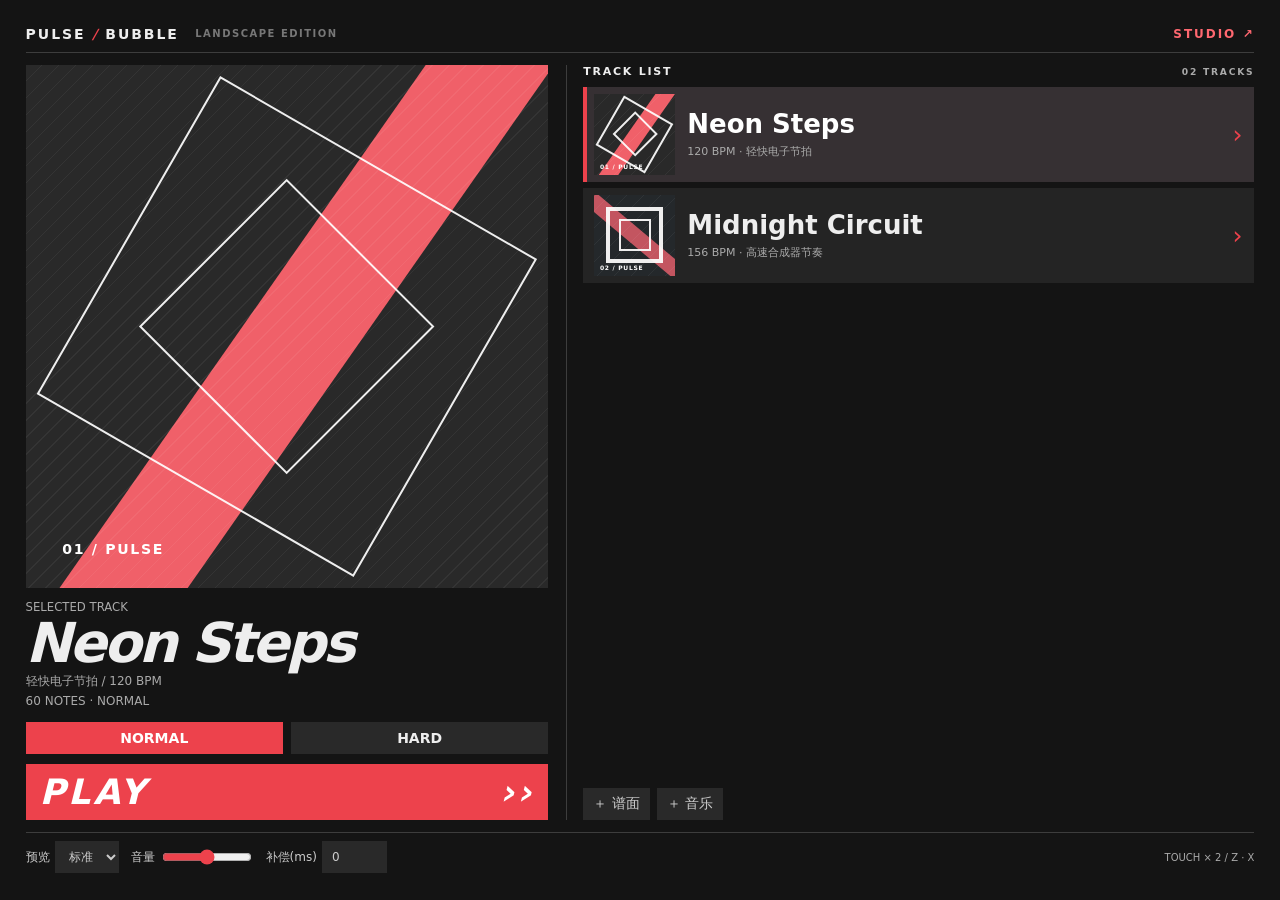
<file: index.html>
<!doctype html><html lang="zh-CN"><head><meta charset="utf-8"><meta name="viewport" content="width=device-width,initial-scale=1,maximum-scale=1,user-scalable=no,viewport-fit=cover"><title>PULSE / BUBBLE</title><link rel="stylesheet" href="style.css"></head><body class="player"><main>
<section id="menu"><header class="brand">PULSE <i>/</i> BUBBLE <span class="edition">LANDSCAPE EDITION</span><a href="editor.html">STUDIO ↗</a></header><div class="menuBody"><div class="trackDetail"><div class="album" id="album"></div><div class="trackMeta" id="trackMeta"><small>SELECTED TRACK</small><h1 id="songTitle"></h1><p id="songDesc"></p><p id="info"></p></div><div class="difficulty row"><button id="easy" onclick="difficulty=0;renderMenu()">NORMAL</button><button id="hard" onclick="difficulty=1;renderMenu()">HARD</button></div><button class="primary playButton" onclick="start()">PLAY <span>››</span></button></div><div class="library"><div class="libraryHead"><span>TRACK LIST</span><small id="trackCount"></small></div><div class="songs" id="songs"></div><div class="importRow"><label class="fileButton">＋ 谱面<input type="file" id="customJson" accept=".json"></label><label class="fileButton">＋ 音乐<input type="file" id="customAudio"></label><small id="customStatus"></small></div></div></div><footer class="menuSettings"><label>预览 <select id="speed"><option value="1.8">慢</option><option value="1.25" selected>标准</option><option value=".85">快</option></select></label><label>音量 <input id="volume" type="range" min="0" max="100" value="50"></label><label>补偿(ms) <input id="offset" type="number" value="0" min="-300" max="300"></label><small>TOUCH × 2 / Z · X</small></footer></section>
<section id="game" class="hide"><div class="gameHud"><div><small id="track"></small><strong id="score">0000000</strong></div><div><small>COMBO</small><strong id="combo">0</strong></div><div><small>ACCURACY</small><strong id="accuracy">100.00%</strong></div><div><small>TIME</small><strong id="time">0:00</strong></div><button onclick="abort()">退出</button></div><div class="bar"><i id="progress"></i></div><canvas id="field" width="960" height="540"></canvas></section>
<section id="result" class="hide"><header class="brand">PULSE <i>/</i> BUBBLE <span class="edition">RESULT / 游玩结束</span></header><div class="resultBody"><div class="resultHero"><small>FINAL SCORE</small><div class="big" id="finalScore"></div><h1 id="resultTitle"></h1><div id="rank"></div></div><div class="resultDetail"><p id="summary"></p><div class="results" id="counts"></div><p id="timing"></p><div class="row"><button class="primary" onclick="start()">再玩一次</button><button onclick="show('menu')">返回选曲</button></div></div></div></section></main><script src="common.js"></script><script src="game.js"></script></body></html>
</file>
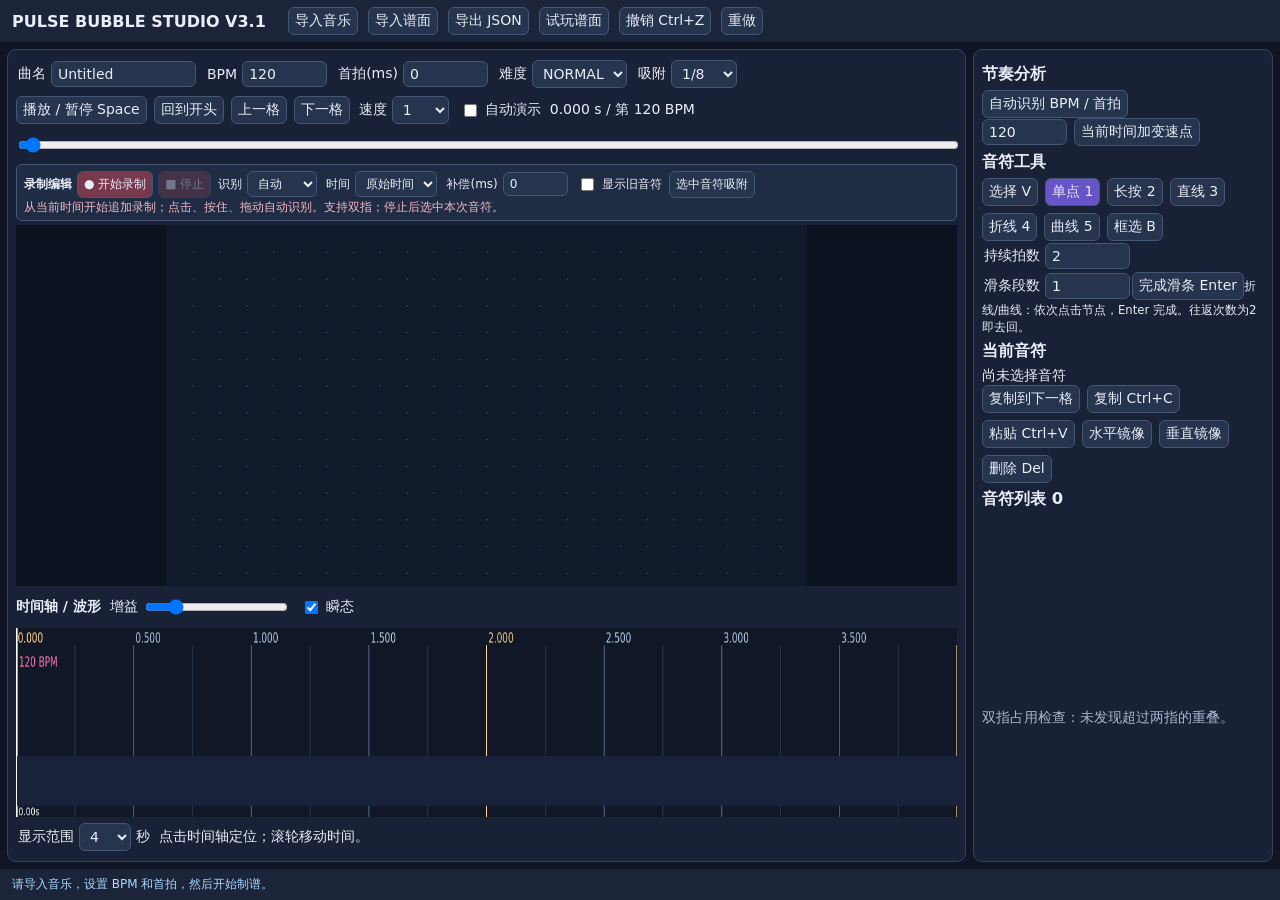
<file: bubble_editor_iphone.html>
<!doctype html><html lang="zh-CN"><meta charset="utf-8"><meta name="viewport" content="width=device-width, initial-scale=1, viewport-fit=cover"><title>Pulse Bubble Studio V3 · 录制编辑</title><style>
*{box-sizing:border-box}body{margin:0;background:#101525;color:#e9edf8;font:14px system-ui}header,footer{padding:14px 20px;background:#1b2439;display:flex;gap:10px;align-items:center;flex-wrap:wrap}header strong{font-size:20px;margin-right:12px}button,input,select{font:inherit;color:inherit;background:#26344e;border:1px solid #455674;border-radius:6px;padding:7px}button{cursor:pointer}button:hover,.active{background:#6854c9}input[type=number]{width:85px}input[type=text]{width:145px}main{display:grid;grid-template-columns:minmax(400px,1fr) 310px;gap:12px;padding:12px}section,aside{background:#182136;border:1px solid #34425c;border-radius:9px;padding:12px}canvas{width:100%;display:block;background:#111a2b;touch-action:none}#field{aspect-ratio:16/9}#timeline{height:150px}#list{height:280px;overflow:auto}#list button{width:100%;text-align:left;margin:2px 0}label{display:inline-flex;gap:5px;align-items:center;margin:4px}p{color:#aab7d0}h3{margin:8px 0}#status{color:#a8d9ff}#seek{width:100%}.row{display:flex;gap:7px;flex-wrap:wrap;align-items:center} @media(max-width:850px){main{grid-template-columns:1fr}}
body{height:100dvh;display:flex;flex-direction:column;overflow:hidden}header,footer{padding:7px 12px;flex:none}header strong{font-size:16px}main{flex:1;min-height:0;grid-template-columns:minmax(0,1fr) 300px;grid-template-rows:minmax(0,1fr);padding:7px;gap:7px}section,aside{padding:8px;min-height:0}section{display:flex;flex-direction:column;gap:4px;overflow:hidden}aside{overflow:auto}button,input,select{padding:4px 6px}label{margin:2px}#fieldWrap{flex:1;min-height:0;display:flex;align-items:center;justify-content:center;overflow:hidden;background:#0b1220}#field{width:auto;height:auto;max-width:100%;max-height:100%;aspect-ratio:16/9;object-fit:contain}#timeline{height:clamp(110px,21vh,220px);flex:none}#list{height:180px}h3{margin:5px 0}footer{font-size:12px} @media(max-width:850px){main{grid-template-columns:minmax(0,1fr) 220px}header strong{display:none}} #recPanel{background:#202c44;border:1px solid #465674;border-radius:6px;padding:4px 7px;flex:none;font-size:12px}#recPanel .row{gap:5px}#recPanel input[type=number]{width:65px}#recStart{background:#79394d}#recStop{background:#783b4e}#recInfo{color:#f1b8c5}button:disabled{opacity:.4;cursor:default}body.recording #fieldWrap{outline:2px solid #f16b87;outline-offset:-2px} 
#mobileTools,#closeTools,#recSettings{display:none}#recOptions{display:contents}
@media (max-width: 1000px) and (pointer:coarse), (max-width: 600px){
html{height:100%;-webkit-text-size-adjust:100%;}body{height:100vh;height:100dvh;padding:env(safe-area-inset-top) env(safe-area-inset-right) env(safe-area-inset-bottom) env(safe-area-inset-left);font-size:13px;position:relative}header{flex-wrap:nowrap;overflow-x:auto;padding:4px;gap:5px;scrollbar-width:none}header strong{display:none}header button{white-space:nowrap;flex:none}button,select{min-height:34px}input,select{font-size:16px}input[type=number]{width:66px}input[type=text]{width:105px}#mobileTools,#closeTools,#recSettings{display:inline-block}main{display:block;flex:1;min-height:0;padding:4px;position:relative}section{height:100%;padding:4px;gap:3px}section>.row{flex-wrap:nowrap;overflow-x:auto;flex:none;white-space:nowrap;scrollbar-width:none;gap:4px}section>.row>*{flex-shrink:0}section>.row label{margin:0}aside{display:none;position:absolute;inset:4px;z-index:10;overflow:auto;overscroll-behavior:contain;background:#182136}body.toolsOpen aside{display:block}#closeTools{position:sticky;top:0;z-index:2;background:#6854c9;width:100%}#recOptions{display:none}body.recOptions #recOptions{display:flex;flex-wrap:wrap;gap:4px}#recInfo{display:block;font-size:11px;white-space:nowrap;overflow:hidden;text-overflow:ellipsis}#recPanel{padding:3px;position:relative}#recPanel .row{flex-wrap:wrap}#recPanel b{font-size:12px}#fieldWrap{min-height:60px}#timeline{height:clamp(76px,18dvh,160px)}#seek{margin:0;height:20px}footer{padding:3px 6px;max-height:42px;overflow:auto;font-size:11px}#gain{width:65px}body.recording #recOptions,body.recording #recSettings,body.recording #recStart,body.recording section>.row:first-child,body.recording section>.row:nth-child(2),body.recording #seek,body.recording section>.row:last-child{display:none}body.recording #timeline{height:65px}body.recording header{display:none}body.recording #fieldWrap{flex:1}body.recording aside{display:none}
}
@media (orientation:landscape) and (pointer:coarse) and (max-height:550px){section>.row:first-child{min-height:32px}#timeline{height:76px}#recInfo{display:none}body.recording #timeline{height:48px}body.recording section>.row:nth-last-child(3){display:none}footer{max-height:24px} }
</style><header><button id="mobileTools" onclick="document.body.classList.toggle('toolsOpen')">工具 / 属性</button><strong>PULSE BUBBLE STUDIO V3.1</strong><button onclick="$('audioFile').click()">导入音乐</button><button onclick="$('jsonFile').click()">导入谱面</button><button onclick="save()">导出 JSON</button><button onclick="test()">试玩谱面</button><button onclick="undo()">撤销 Ctrl+Z</button><button onclick="redo()">重做</button><input hidden type=file id=audioFile><input hidden type=file id=jsonFile accept=".json"></header><main><section><div class=row><label>曲名 <input id=title value="Untitled" type=text></label><label>BPM <input id=bpm type=number min=1 value=120></label><label>首拍(ms) <input id=offset type=number value=0></label><label>难度 <select id=diff><option>NORMAL</option><option>HARD</option></select></label><label>吸附 <select id=snap><option value=1>1/4</option><option value=2 selected>1/8</option><option value=3>1/12</option><option value=4>1/16</option><option value=8>1/32</option><option value=0>关闭</option></select></label></div><div class=row><button id=play onclick="toggle()">播放 / 暂停 Space</button><button onclick="seek(0)">回到开头</button><button onclick="seek(time()-step())">上一格</button><button onclick="seek(time()+step())">下一格</button><label>速度 <select id=rate><option>.5</option><option>.75</option><option selected>1</option></select></label><label><input id=preview type=checkbox>自动演示</label><span id=clock></span></div><input id=seek type=range min=0 max=120 step=.001 value=0><div id="recPanel"><div class="row"><b>录制编辑</b><button id="recStart" onclick="startRec()">● 开始录制</button><button id="recStop" onclick="stopRec()" disabled>■ 停止</button><button id="recSettings" onclick="document.body.classList.toggle('recOptions')">录制设置</button><div id="recOptions"> <label>识别 <select id="recType"><option value="auto">自动</option><option value="tap">仅单点</option><option value="hold">仅长按</option><option value="slide">仅滑动</option></select></label><label>时间 <select id="recSnap"><option value="raw">原始时间</option><option value="grid">节拍吸附</option></select></label><label>补偿(ms)<input id="recOffset" type="number" value="0" min="-500" max="500" step="5"></label><label><input id="recExisting" type="checkbox">显示旧音符</label><button id="recQuant" onclick="quantRecorded()">选中音符吸附</button></div></div><span id="recInfo">从当前时间开始追加录制；点击、按住、拖动自动识别。支持双指；停止后选中本次音符。</span></div><div id=fieldWrap><canvas id=field width=960 height=540></canvas></div><div class=row><b>时间轴 / 波形</b><label>增益 <input id=gain type=range min=1 max=8 step=.5 value=2></label><label><input type=checkbox id=onsets checked>瞬态</label></div><canvas id=timeline width=1600 height=220></canvas><div class=row><label>显示范围 <select id=zoom><option>1</option><option>2</option><option selected>4</option><option>8</option><option>16</option><option>32</option></select>秒</label><span>点击时间轴定位；滚轮移动时间。</span></div></section><aside><button id="closeTools" onclick="document.body.classList.remove('toolsOpen')">返回画布</button><h3>节奏分析</h3><button onclick="detect()">自动识别 BPM / 首拍</button><div id=analysisStatus></div><div class=row><input id=newBpm type=number min=20 max=400 value=120><button onclick="addTempo()">当前时间加变速点</button></div><div id=tempos></div><h3>音符工具</h3><div class=row id=tools><button data-type=select>选择 V</button><button data-type=tap class=active>单点 1</button><button data-type=hold>长按 2</button><button data-type=slide>直线 3</button><button data-type=poly>折线 4</button><button data-type=curve>曲线 5</button><button data-type=box>框选 B</button></div><label>持续拍数 <input id=len type=number min=.125 step=.125 value=2></label><label>滑条段数 <input id=repeatCount type=number min=1 max=16 value=1></label><button onclick="finishPath()">完成滑条 Enter</button><small>折线/曲线：依次点击节点，Enter 完成。往返次数为2即去回。</small><h3>当前音符</h3><div id=props></div><div class=row><button onclick="duplicate()">复制到下一格</button><button onclick="copyGroup()">复制 Ctrl+C</button><button onclick="pasteGroup()">粘贴 Ctrl+V</button><button onclick="mirror('x')">水平镜像</button><button onclick="mirror('y')">垂直镜像</button><button onclick="remove()">删除 Del</button></div><h3>音符列表 <span id=count></span></h3><div id=list></div><p id=warnings></p></aside></main><footer><span id=status>请导入音乐，设置 BPM 和首拍，然后开始制谱。</span></footer><script>
let recActive=false,recStarting=false,recAdded=[],recPointers=new Map(),recEffects=[],recConfig=null,recBefore=null;
const $=id=>document.getElementById(id),field=$('field'),timeline=$('timeline'),g=field.getContext('2d'),h=timeline.getContext('2d'),audio=new Audio(),colors={tap:'#70caff',hold:'#ffbf70',slide:'#bc9aff'};let notes=[],selected=null,mode='tap',cursor=0,playing=false,anchor=0,wall=0,file=null,url=null,wave=[],history=[],future=[],drag=null;const clamp=(v,a,b)=>Math.max(a,Math.min(b,v)),round=v=>Math.round(v*1000)/1000;let tempos=[],multi=new Set(),clipboard=[],pending=null,box=null,decoded=null,peaks=null,onset=[];function segments(){return [{t:(+$('offset').value||0)/1000,bpm:clamp(+$('bpm').value||120,20,400)},...tempos].sort((a,b)=>a.t-b.t)}function seg(t){let a=segments();return a.filter(s=>s.t<=t+1e-7).at(-1)||a[0]}function step(t=time()){return 60/seg(t).bpm/(+$('snap').value||1)}function quant(t){if(!+$('snap').value)return round(Math.max(0,t));let a=segments(),s=seg(t),q=step(t),v=s.t+Math.round((t-s.t)/q)*q,next=a.find(z=>z.t>s.t);if(next&&Math.abs(next.t-t)<Math.abs(v-t))v=next.t;return round(Math.max(0,v))}function advance(t,beats){let a=segments();while(beats>1e-8){let s=seg(t),q=60/s.bpm,next=a.find(z=>z.t>t+1e-7),avail=next?(next.t-t)/q:Infinity;if(beats<=avail)return t+beats*q;beats-=avail;t=next.t}return t}function addTempo(){let t=quant(time()),b=clamp(+$('newBpm').value||120,20,400);checkpoint();if(t<=(+$('offset').value||0)/1000){$('bpm').value=b}else{tempos=tempos.filter(s=>Math.abs(s.t-t)>.001);tempos.push({t,bpm:b});tempos.sort((a,b)=>a.t-b.t)}refresh()}function tempoUI(){let el=$('tempos');el.replaceChildren();for(let s of tempos){let row=document.createElement('div'),b=document.createElement('button');let ti=document.createElement('input'),bi=document.createElement('input');ti.type=bi.type='number';ti.step='.001';ti.value=s.t;bi.value=s.bpm;ti.title='变速点时间（秒）';bi.title='BPM';ti.onchange=()=>{let v=+ti.value;if(!Number.isFinite(v)||v<=(+$('offset').value||0)/1000||tempos.some(q=>q!==s&&Math.abs(q.t-v)<.001)){refresh();return}checkpoint();s.t=v;refresh()};bi.onchange=()=>{checkpoint();s.bpm=clamp(+bi.value||120,20,400);refresh()};row.append(ti,bi);b.textContent='删除';b.onclick=()=>{checkpoint();tempos=tempos.filter(x=>x!==s);refresh()};row.append(b);el.append(row)}}function time(){return playing?(file?audio.currentTime:anchor+(performance.now()-wall)/1000*+$('rate').value):cursor}function maxTime(){return Math.max(1,file&&Number.isFinite(audio.duration)?audio.duration:120,...notes.map(n=>n.end+1))}function seek(t){cursor=clamp(t,0,maxTime());anchor=cursor;wall=performance.now();if(file)audio.currentTime=Math.min(cursor,audio.duration||cursor);$('seek').value=cursor}function pause(){cursor=time();playing=false;audio.pause();$('play').textContent='播放 / 暂停 Space'}async function toggle(){if(playing){pause();return}anchor=cursor;wall=performance.now();if(file){audio.currentTime=cursor;audio.playbackRate=+$('rate').value;try{await audio.play()}catch(e){msg('无法播放：'+(e.message||e.name)+'；请重新选择音乐后点击播放');return}}playing=true;$('play').textContent='暂停 Space'}audio.onended=pause;$('rate').onchange=()=>{let t=time();anchor=t;wall=performance.now();audio.playbackRate=+$('rate').value};$('seek').oninput=e=>seek(+e.target.value);function msg(s){$('status').textContent=s}function snapshot(){return JSON.stringify({notes,tempos,bpm:$('bpm').value,offset:$('offset').value})}function checkpoint(){history.push(snapshot());if(history.length>150)history.shift();future=[]}function undo(){if(!history.length)return;future.push(snapshot());restore(history.pop());refresh()}function redo(){if(!future.length)return;history.push(snapshot());restore(future.pop());refresh()}function restore(v){let d=JSON.parse(v);notes=d.notes;tempos=d.tempos;$('bpm').value=d.bpm;$('offset').value=d.offset;selected=null;multi.clear();pending=null}function normalize(){notes.sort((a,b)=>a.t-b.t);notes.forEach((n,i)=>{n.id=i+1;n.pair=null});let p=0;for(let i=0;i<notes.length;){let j=i+1;while(j<notes.length&&Math.abs(notes[j].t-notes[i].t)<.001)j++;if(j-i>1){p++;for(let k=i;k<j;k++)notes[k].pair=p}i=j}}function refresh(){normalize();tempoUI();$('count').textContent=notes.length; $('list').replaceChildren();for(let n of notes){let b=document.createElement('button');b.textContent=`${n.id} · ${n.t.toFixed(3)}s · ${n.type.toUpperCase()}${n.pair?' · 双押':''}`;b.style.color=colors[n.type];b.classList.toggle('active',n===selected||multi.has(n));b.onclick=e=>{if(e.ctrlKey||e.shiftKey){if(multi.has(n))multi.delete(n);else multi.add(n);selected=n}else{multi.clear();selected=n;seek(n.t)}refresh()};$('list').append(b)}let props=$('props');props.replaceChildren();if(selected){for(let [k,label] of Object.entries({t:'起点秒',end:'终点秒',x:'X',y:'Y',ex:'终点X',ey:'终点Y'})){if((k==='ex'||k==='ey')&&selected.type!=='slide'||k==='end'&&selected.type==='tap')continue;let l=document.createElement('label'),i=document.createElement('input');l.textContent=label;i.type='number';i.step=k==='t'||k==='end'?'.001':'1';i.value=selected[k];i.onchange=()=>{if(!Number.isFinite(+i.value))return;checkpoint();let n=selected,v=+i.value;if(k==='t'){let d=n.end-n.t;n.t=Math.max(0,v);n.end=n.t+d}else if(k==='end')n.end=Math.max(n.t+.05,v);else n[k]=clamp(v,36,k==='x'||k==='ex'?924:504);refresh()};l.append(i);props.append(l)}}else props.textContent='尚未选择音符';if(multi.size)props.append(document.createTextNode(' 已框选 '+multi.size+' 个音符'));if(selected?.type==='slide'){let l=document.createElement('label'),i=document.createElement('input');l.textContent='往返段数';i.type='number';i.min=1;i.max=16;i.value=selected.repeat||1;i.onchange=()=>{checkpoint();selected.repeat=clamp(Math.round(+i.value||1),1,16);refresh()};l.append(i);props.append(l)}let events=[];for(let n of notes){events.push([n.t,1],[Math.max(n.t+.035,n.end),-1])}events.sort((a,b)=>a[0]-b[0]||a[1]-b[1]);let active=0,peak=0;for(let e of events){active+=e[1];peak=Math.max(active,peak)}$('warnings').textContent=peak>2?'警告：存在可能需要超过两指的时间重叠。':'双指占用检查：未发现超过两指的重叠。';$('seek').max=maxTime()}
function group(){return multi.size?[...multi]:selected?[selected]:[]}function remove(){let a=group();if(!a.length)return;checkpoint();notes=notes.filter(n=>!a.includes(n));selected=null;multi.clear();refresh()}function copyGroup(){clipboard=JSON.parse(JSON.stringify(group()));msg('已复制 '+clipboard.length+' 个音符')}function pasteGroup(){if(!clipboard.length)return;checkpoint();let d=quant(time())-Math.min(...clipboard.map(n=>n.t));multi.clear();for(let n of JSON.parse(JSON.stringify(clipboard))){n.t=round(n.t+d);n.end=round(n.end+d);notes.push(n);multi.add(n);selected=n}refresh()}function duplicate(){copyGroup();if(!clipboard.length)return;seek(quant(Math.min(...clipboard.map(n=>n.t))+step(Math.min(...clipboard.map(n=>n.t)))));pasteGroup()}function mirror(k){let a=group();if(!a.length)return;checkpoint();let m=k==='x'?960:540;for(let n of a){n[k]=m-n[k];n['e'+k]=m-n['e'+k];for(let p of n.path||[])p[k]=m-p[k]}refresh()}function setMode(m){if(pending&&m!==mode){msg("未完成滑条已取消");pending=null}mode=m;document.querySelectorAll('[data-type]').forEach(b=>b.classList.toggle('active',b.dataset.type===m))}document.querySelectorAll('[data-type]').forEach(b=>b.onclick=()=>setMode(b.dataset.type));function xy(e,c){let r=c.getBoundingClientRect();return{x:(e.clientX-r.left)*c.width/r.width,y:(e.clientY-r.top)*c.height/r.height}}function hit(p){return [...notes].reverse().find(n=>Math.abs(n.t-quant(time()))<.035&&(Math.hypot(n.x-p.x,n.y-p.y)<40||n.type==='slide'&&Math.hypot(n.ex-p.x,n.ey-p.y)<30))}function point(p){return {x:clamp(p.x,36,924),y:clamp(p.y,36,504)}}function makeNote(p,type){let t=quant(time()),d=type==='tap'?t:advance(t,Math.max(.125,+$('len').value||2));return {t,end:round(d),type,x:p.x,y:p.y,ex:p.x,ey:p.y,path:[],repeat:clamp(Math.round(+$('repeatCount').value||1),1,16)}}function finishPath(){if(!pending)return;if(pending.points.length<2){msg('至少添加两个节点');return}checkpoint();let n=pending.n,pts=pending.points;n.path=pts.slice(1,-1);n.ex=pts.at(-1).x;n.ey=pts.at(-1).y;notes.push(n);selected=n;multi.clear();pending=null;refresh()}field.onpointerdown=e=>{if(playing||$('preview').checked)return;let p=point(xy(e,field)),n=hit(p);if(e.button===2){if(pending){finishPath();return}if(n){multi.clear();selected=n;remove()}return}if(mode==='box'){box={a:p,b:p,add:e.ctrlKey};field.setPointerCapture(e.pointerId);return}if(mode==='poly'||mode==='curve'){if(!pending){let n=makeNote(p,'slide');n.curve=mode;pending={n,points:[p]}}else pending.points.push(p);return}if(n&&mode==='select'){if(e.ctrlKey){if(multi.has(n))multi.delete(n);else multi.add(n);selected=n;refresh();return}multi.clear();selected=n;checkpoint();drag={n,endpoint:n.type==='slide'&&Math.hypot(n.ex-p.x,n.ey-p.y)<30}}else if(mode!=='select'){checkpoint();n=makeNote(p,mode);notes.push(n);multi.clear();selected=n;drag={n,endpoint:mode==='slide'}}else{selected=null;multi.clear()}if(drag)field.setPointerCapture(e.pointerId);refresh()};field.onpointermove=e=>{let p=point(xy(e,field));if(box){box.b=p;return}if(!drag)return;let n=drag.n;if(drag.endpoint){n.ex=p.x;n.ey=p.y}else{let dx=p.x-n.x,dy=p.y-n.y;n.ex=clamp(n.ex+dx,36,924);n.ey=clamp(n.ey+dy,36,504);for(let q of n.path||[]){q.x=clamp(q.x+dx,36,924);q.y=clamp(q.y+dy,36,504)}n.x=p.x;n.y=p.y}};field.onpointerup=field.onpointercancel=()=>{if(box){if(!box.add)multi.clear();let {a,b}=box;for(let n of notes)if(Math.abs(n.t-quant(time()))<.035||n.t<=time()&&n.end>=time()){if(n.x>=Math.min(a.x,b.x)&&n.x<=Math.max(a.x,b.x)&&n.y>=Math.min(a.y,b.y)&&n.y<=Math.max(a.y,b.y))multi.add(n)}selected=[...multi].at(-1)||null;box=null}drag=null;refresh()};field.oncontextmenu=e=>e.preventDefault();function route(n){let pts=[{x:n.x,y:n.y},...(n.path||[]),{x:n.ex,y:n.ey}];if(n.curve==='curve'&&pts.length>2){let out=[];for(let i=0;i<pts.length-1;i++){let a=pts[Math.max(0,i-1)],b=pts[i],c=pts[i+1],d=pts[Math.min(pts.length-1,i+2)];for(let j=0;j<20;j++){let t=j/20;let f=k=>.5*((2*b[k])+(-a[k]+c[k])*t+(2*a[k]-5*b[k]+4*c[k]-d[k])*t*t+(-a[k]+3*b[k]-3*c[k]+d[k])*t*t*t);out.push({x:f('x'),y:f('y')})}}out.push(pts.at(-1));return out}return pts}function pathTarget(n,f){let pts=route(n),r=Math.max(1,n.repeat||1),v=Math.max(0,Math.min(1,f))*r,k=Math.min(r-1,Math.floor(v)),u=v-k;if(k%2)u=1-u;let lens=pts.slice(1).map((p,i)=>Math.hypot(p.x-pts[i].x,p.y-pts[i].y)),dist=u*lens.reduce((a,b)=>a+b,0);for(let i=0;i<lens.length;i++){if(dist<=lens[i]||i===lens.length-1){let q=lens[i]?Math.min(1,dist/lens[i]):0;return {x:pts[i].x+(pts[i+1].x-pts[i].x)*q,y:pts[i].y+(pts[i+1].y-pts[i].y)*q}}dist-=lens[i]}return pts[0]}function strokeRoute(g,n,c,w){let pts=route(n);g.beginPath();g.moveTo(pts[0].x,pts[0].y);for(let p of pts.slice(1))g.lineTo(p.x,p.y);g.strokeStyle=c;g.lineWidth=w;g.lineCap='round';g.lineJoin='round';g.stroke()}
function circle(x,y,r,c,fill){g.beginPath();g.arc(x,y,r,0,Math.PI*2);if(fill){g.fillStyle=fill;g.fill()}g.strokeStyle=c;g.lineWidth=3;g.stroke()}function line(a,b,c,d,col,w){g.beginPath();g.moveTo(a,b);g.lineTo(c,d);g.strokeStyle=col;g.lineWidth=w;g.lineCap='round';g.stroke()}function render(){let t=time(),pre=playing||$('preview').checked,qt=quant(t);g.fillStyle='#111a2b';g.fillRect(0,0,960,540);g.fillStyle='#35415a';for(let x=40;x<960;x+=40)for(let y=40;y<540;y+=40)g.fillRect(x,y,2,2);let visible=notes.filter(n=>(!recActive||$('recExisting').checked||recAdded.includes(n))&&(pre?n.t-t<=1.25&&n.end>=t:Math.abs(n.t-qt)<.035||n===selected||multi.has(n)||n.t<qt&&n.end>qt));for(let n of visible)for(let m of visible)if(n.pair&&n.pair===m.pair&&n.id<m.id)line(n.x,n.y,m.x,m.y,'#ffffff55',2);for(let n of [...visible].reverse()){let c=colors[n.type],f=n.type==='slide'&&pre?clamp((t-n.t)/(n.end-n.t),0,1):0,pos=n.type==='slide'?pathTarget(n,f):n,x=pos.x,y=pos.y;if(n.type==='slide'){strokeRoute(g,n,c+'33',72);strokeRoute(g,n,c,2);circle(n.ex,n.ey,36,c)}circle(x,y,36,c,'#202c46');if((n===selected||multi.has(n))&&!pre)circle(x,y,42,'#fff');if(pre&&t<n.t)circle(x,y,36+(n.t-t)/1.25*85,c);if(pre&&n.type!=='tap'&&t>=n.t){g.beginPath();g.arc(x,y,43,-Math.PI/2,-Math.PI/2+Math.PI*2*clamp((t-n.t)/(n.end-n.t),0,1));g.strokeStyle='#fff';g.stroke()}g.fillStyle='#fff';g.textAlign='center';g.font='bold 22px system-ui';g.fillText(n.id,x,y+4);g.font='12px system-ui';g.fillText(n.type.toUpperCase(),x,y+21)}if(pending){let pts=pending.points;for(let i=1;i<pts.length;i++)line(pts[i-1].x,pts[i-1].y,pts[i].x,pts[i].y,'#bc9aff',4);for(let p of pts)circle(p.x,p.y,12,'#fff')}if(box){g.strokeStyle='#fff';g.strokeRect(box.a.x,box.a.y,box.b.x-box.a.x,box.b.y-box.a.y)}if(typeof drawRec==='function')drawRec(t);drawTimeline(t);$('clock').textContent=t.toFixed(3)+' s / 第 '+seg(t).bpm+' BPM';$('seek').value=t;if(playing&&t>=maxTime())pause();requestAnimationFrame(render)}
function bounds(t){let span=+$('zoom').value;return [Math.max(0,t-span*.35),span]}function drawTimeline(t){let [a,s]=bounds(t),W=timeline.width,H=timeline.height,X=v=>(v-a)/s*W;h.fillStyle='#101827';h.fillRect(0,0,W,H);let gain=+$('gain').value; if(peaks){h.strokeStyle='#78b5e8';h.beginPath();for(let x=0;x<W;x++){let i=Math.max(0,Math.floor((a+x*s/W)*1000)),j=Math.min(peaks.length,Math.ceil((a+(x+1)*s/W)*1000));let v=0;for(let k=i;k<j;k++)v=Math.max(v,peaks[k]);v=Math.min(1,v*gain);h.moveTo(x,85-v*57);h.lineTo(x,85+v*57)}h.stroke()}if($('onsets').checked){h.fillStyle='#f8ba65aa';for(let o of onset)if(o.t>=a&&o.t<=a+s)h.fillRect(X(o.t),26,2,Math.min(22,5+o.v*15))}let ss=segments();for(let z=0;z<ss.length;z++){let b=ss[z],end=ss[z+1]?.t??Infinity,div=+$('snap').value||1,q=60/b.bpm/div;for(let i=Math.floor((Math.max(a,z?b.t:a)-b.t)/q);b.t+i*q<=Math.min(a+s,end);i++){let tt=b.t+i*q;if(z&&tt<b.t-1e-6)continue;let x=X(tt),major=i%(div*4)===0,beat=i%div===0;h.strokeStyle=major?'#ffd488':beat?'#829dc4':'#384961';h.lineWidth=major?2:1;h.beginPath();h.moveTo(x,20);h.lineTo(x,H);h.stroke();if(beat){h.fillStyle=major?'#ffd488':'#bacce4';h.font='15px system-ui';h.fillText(tt.toFixed(3),x+3,17)}}if(b.t>=a&&b.t<a+s){h.fillStyle='#ff77af';h.fillRect(X(b.t),0,3,H);h.fillText(b.bpm+' BPM',X(b.t)+5,45)}}h.fillStyle='#18233a';h.fillRect(0,149,W,58);for(let n of notes){if(n.end<a||n.t>a+s)continue;let y=153+(n.pair?n.id%2*25:0);h.fillStyle=colors[n.type];h.fillRect(X(n.t)-3,y,Math.max(7,X(n.end)-X(n.t)),20);if(n===selected||multi.has(n)){h.strokeStyle='#fff';h.strokeRect(X(n.t)-4,y-1,Math.max(9,X(n.end)-X(n.t)+2),22)}}if(tlDrag){h.fillStyle='#bc9aff44';h.fillRect(X(Math.min(tlDrag.a,tlDrag.b)),149,Math.abs(X(tlDrag.b)-X(tlDrag.a)),58);h.strokeStyle='#bc9aff';h.strokeRect(X(Math.min(tlDrag.a,tlDrag.b)),149,Math.abs(X(tlDrag.b)-X(tlDrag.a)),58)}h.fillStyle='#fff';h.fillRect(X(t),0,2,H);h.font='13px system-ui';h.fillText(a.toFixed(2)+'s',4,H-2)}let tlDrag=null;timeline.onpointerdown=e=>{let [a,s]=bounds(time()),p=xy(e,timeline),t=a+p.x/timeline.width*s;if(mode==='box'&&p.y>145){tlDrag={a:t,b:t,base:a,span:s,add:e.ctrlKey};timeline.setPointerCapture(e.pointerId);return}let n=notes.find(n=>Math.abs(n.t-t)<s/timeline.width*10&&p.y>149);if(n){if(e.ctrlKey){multi.add(n);selected=n}else{multi.clear();selected=n;seek(n.t)}refresh()}else seek(quant(t))};timeline.onpointermove=e=>{if(tlDrag){let p=xy(e,timeline);tlDrag.b=tlDrag.base+p.x/timeline.width*tlDrag.span;msg('框选时间 '+Math.min(tlDrag.a,tlDrag.b).toFixed(3)+' – '+Math.max(tlDrag.a,tlDrag.b).toFixed(3))}};timeline.onpointerup=()=>{if(!tlDrag)return;let {a,b,add}=tlDrag;if(!add)multi.clear();for(let n of notes)if(n.t>=Math.min(a,b)&&n.t<=Math.max(a,b))multi.add(n);selected=[...multi].at(-1)||null;tlDrag=null;refresh()};timeline.onwheel=e=>{e.preventDefault();if(e.ctrlKey){let z=$('zoom');z.selectedIndex=clamp(z.selectedIndex+Math.sign(e.deltaY),0,z.options.length-1)}else seek(quant(time()+Math.sign(e.deltaY)*step()))};document.addEventListener('keydown',e=>{if(['INPUT','SELECT','TEXTAREA'].includes(e.target.tagName))return;if(e.code==='Space'){e.preventDefault();toggle()}else if(e.ctrlKey&&e.key==='z'){e.preventDefault();undo()}else if(e.ctrlKey&&e.key==='y'){e.preventDefault();redo()}else if(e.ctrlKey&&e.key==='c'){e.preventDefault();copyGroup()}else if(e.ctrlKey&&e.key==='v'){e.preventDefault();pasteGroup()}else if(e.key==='Enter'){finishPath()}else if(e.key==='Escape'){pending=null}else if(e.key==='Delete')remove();else if(e.key==='ArrowRight')seek(quant(time()+step()));else if(e.key==='ArrowLeft')seek(quant(time()-step()));else if(['1','2','3','4','5','v','b'].includes(e.key))setMode({'1':'tap','2':'hold','3':'slide','4':'poly','5':'curve',v:'select',b:'box'}[e.key])});
let importSerial=0;function readMusic(f){return new Promise((resolve,reject)=>{let r=new FileReader();r.onload=()=>resolve(r.result);r.onerror=()=>reject(r.error||Error('文件读取失败'));r.readAsArrayBuffer(f)})}function decodeMusic(c,buf){return new Promise((resolve,reject)=>{try{let p=c.decodeAudioData(buf,resolve,reject);if(p&&p.then)p.then(resolve,reject)}catch(e){reject(e)}})}
$('audioFile').onchange=async e=>{let f=e.target.files[0];e.target.value='';if(!f)return;if(recActive||recStarting)return;let serial=++importSerial;pause();file=f;decoded=null;peaks=null;onset=[];let old=url;audio.removeAttribute('src');audio.load();if(old)URL.revokeObjectURL(old);let ext=f.name.split('.').pop().toLowerCase(),mime={mp3:'audio/mpeg',wav:'audio/wav',m4a:'audio/mp4',aac:'audio/aac',mp4:'audio/mp4',ogg:'audio/ogg',flac:'audio/flac'}[ext]||f.type||'application/octet-stream';url=URL.createObjectURL(new Blob([f],{type:mime}));audio.preload='auto';audio.setAttribute('playsinline','');audio.onloadedmetadata=()=>{if(serial!==importSerial)return;seek(0);refresh();msg('音乐已载入：'+f.name+'，点击播放试听')};audio.onerror=()=>{if(serial===importSerial)msg('无法播放此文件（媒体错误 '+(audio.error?.code||'未知')+'），请确认文件已下载到本机且格式正确')};audio.src=url;audio.load();$('title').value=f.name.replace(/\.[^.]+$/,'');msg('正在读取 '+f.name+' …');let c;try{let C=window.AudioContext||window.webkitAudioContext;if(!C)throw Error('浏览器不支持音频分析');c=new C();let b=await decodeMusic(c,await readMusic(f));if(serial!==importSerial)return;decoded=b;let channels=Array.from({length:b.numberOfChannels},(_,i)=>b.getChannelData(i)),sr=b.sampleRate;peaks=new Float32Array(Math.ceil(b.duration*1000)+1);for(let i=0;i<b.length;i++){let k=Math.floor(i/sr*1000);for(let ch of channels)peaks[k]=Math.max(peaks[k],Math.abs(ch[i]));if(i%1000000===0){await new Promise(r=>setTimeout(r,0));if(serial!==importSerial)return}}detect();msg('音乐及波形已载入：'+f.name)}catch(err){if(serial===importSerial)msg('音频分析失败：'+(err.message||err.name||'解码失败')+'；若可以播放，仍可手动制谱')}finally{if(c)try{await c.close()}catch(_){}}};function detect(){if(!decoded){msg('请先导入音乐');return}let b=decoded,sr=b.sampleRate,a=b.getChannelData(0),hop=Math.max(1,Math.round(sr*.01)),N=Math.floor(a.length/hop),env=new Float32Array(N),flux=new Float32Array(N),prev=0;for(let i=0;i<N;i++){let low=0,high=0;for(let j=i*hop;j<(i+1)*hop;j++){let v=a[j];low+=v*v;high+=(v-prev)**2;prev=v}env[i]=Math.log1p(100*Math.sqrt(low/hop))+Math.log1p(100*Math.sqrt(high/hop));if(i)flux[i]=Math.max(0,env[i]-env[i-1])}if(N<100){$('analysisStatus').textContent="音乐太短，无法可靠识别";return}let avg=flux.reduce((s,v)=>s+v,0)/N;onset=[];for(let i=2;i<N-2;i++)if(flux[i]>avg*1.7&&flux[i]>=flux[i-1]&&flux[i]>=flux[i+1])onset.push({t:i*hop/sr,v:flux[i]});if(onset.length<5){$('analysisStatus').textContent='节拍不明显，请手动设置';return}let best=-Infinity,period=.5;for(let lag=27;lag<=100;lag++){let sum=0,norm=0;for(let i=lag;i<N;i++){sum+=flux[i]*flux[i-lag];norm+=flux[i]*flux[i]}let score=sum/(norm||1)*(1-.001*Math.abs(lag-50));if(score>best){best=score;period=lag*hop/sr}}let bpm=60/period; // refine period and phase using onset alignment
let bestFit=-Infinity,phase=0;for(let d=-1;d<=1;d+=.05){let p=60/(bpm+d),re=0,im=0;for(let o of onset){let v=2*Math.PI*o.t/p;re+=Math.cos(v)*o.v;im+=Math.sin(v)*o.v}let score=Math.hypot(re,im);if(score>bestFit){bestFit=score;period=p;phase=(Math.atan2(im,re)/(2*Math.PI)*p+p)%p}}let first=onset.find(o=>Math.abs(((o.t-phase+period/2)%period+period)%period-period/2)<.045);let offset=first?phase+Math.round((first.t-phase)/period)*period:phase;checkpoint();$('bpm').value=(60/period).toFixed(2);$('offset').value=Math.round(offset*1000);$('analysisStatus').textContent='估计 '+$('bpm').value+' BPM / 首拍 '+$('offset').value+'ms（需人工核对；可能半拍或倍速）';refresh()}function data(){normalize();return {format:'pulse-bubble-v2',tempos:tempos.map(s=>({...s})),name:$('title').value,bpm:+$('bpm').value||120,difficulty:$('diff').value,offsetMs:+$('offset').value||0,audioName:file?.name||'',notes:notes.map(({id,t,end,x,y,ex,ey,type,pair,path,curve,repeat})=>({id,t:round(t),end:round(end),x:round(x),y:round(y),ex:round(ex),ey:round(ey),type,pair,path,curve,repeat}))}}function save(){let a=document.createElement('a'),u=URL.createObjectURL(new Blob([JSON.stringify(data(),null,2)],{type:'application/json'}));a.href=u;a.download=($('title').value||'chart')+'.json';a.click();setTimeout(()=>URL.revokeObjectURL(u),1000)}$('jsonFile').onchange=async e=>{try{let d=JSON.parse(await e.target.files[0].text());if(!Array.isArray(d.notes)||!d.notes.every(n=>['tap','hold','slide'].includes(n.type)&&[n.t,n.end,n.x,n.y,n.ex,n.ey].every(Number.isFinite)&&n.t>=0&&n.end>=n.t&&(n.type==='tap'||n.end>n.t)))throw Error('谱面格式不正确');checkpoint();notes=d.notes;tempos=Array.isArray(d.tempos)?d.tempos.filter(s=>Number.isFinite(s.t)&&Number.isFinite(s.bpm)&&s.bpm>=20&&s.bpm<=400):[];multi.clear();selected=null;$('title').value=d.name||'Untitled';$('bpm').value=d.bpm||120;$('offset').value=d.offsetMs||0;$('diff').value=d.difficulty==='HARD'?'HARD':'NORMAL';refresh();msg('谱面已载入，请另行导入对应音乐。')}catch(e){msg(e.message)}};async function test(){if(!notes.length){msg('请先添加音符');return}pause();let w=window.open('','_blank');if(!w){msg('请允许弹出窗口');return}let payload=data();if(file){payload.audioData=await new Promise((resolve,reject)=>{let r=new FileReader();r.onload=()=>resolve(r.result);r.onerror=reject;r.readAsDataURL(file)})}let html=PLAYER.replace('/*CUSTOM_PAYLOAD*/',()=> 'window.initialChart='+JSON.stringify(payload).replace(/</g,'\\u003c')+';');w.document.open();w.document.write(html);w.document.close()}new ResizeObserver(()=>{let w=$('fieldWrap').clientWidth,h=$('fieldWrap').clientHeight,s=Math.min(w/960,h/540);field.style.width=960*s+'px';field.style.height=540*s+'px'}).observe($('fieldWrap'));refresh();render();

const PLAYER="<!doctype html><html lang=\"zh-CN\"><meta charset=\"utf-8\"><meta name=\"viewport\" content=\"width=device-width,initial-scale=1,maximum-scale=1,user-scalable=no\"><title>Pulse Bubble</title><style>\n*{box-sizing:border-box}body{margin:0;background:#0b1020;color:#eaf0ff;font:16px system-ui,sans-serif}main{max-width:1100px;margin:auto;padding:32px}h1{font-size:44px;letter-spacing:4px;margin:10px 0}small,p{color:#a1afca}button,select,input{font:inherit}button{background:#283650;color:white;border:1px solid #465877;border-radius:10px;padding:12px 20px;cursor:pointer}button:hover,button.active{background:#6854c9;border-color:#b0a0ff}button.primary{background:#7659e8}.songs{display:grid;grid-template-columns:repeat(2,1fr);gap:16px;margin:28px 0}.song,.panel{background:#151e32;border:1px solid #34415b;border-radius:16px;padding:24px}.song.active{border:2px solid #ad96ff}.song h2{margin:8px 0}.cover{height:110px;border-radius:10px;background:linear-gradient(120deg,#283a78,#a14d9a);display:grid;place-items:center;font-size:48px}.song:nth-child(2) .cover{background:linear-gradient(120deg,#114b62,#38aa87)}.row{display:flex;gap:12px;align-items:center;flex-wrap:wrap}.between{justify-content:space-between}.hide{display:none!important}canvas{width:100%;height:auto;background:#111a2b;border:1px solid #38465e;border-radius:14px}.stats{display:flex;justify-content:space-between;gap:10px;margin:16px 0}.stats strong{font-size:28px;display:block;font-variant-numeric:tabular-nums}.keys{display:flex;justify-content:center;gap:10px;margin:16px}.keys button{font-size:26px;min-width:70px;touch-action:none;user-select:none}.keys button.down{background:#ae84ff;color:#101525}.bar{height:6px;background:#28344b;border-radius:6px;overflow:hidden}.bar i{display:block;height:100%;background:#aa8bff;width:0}.results{display:grid;grid-template-columns:repeat(4,1fr);gap:10px}.results div{padding:16px;background:#202b42;border-radius:10px}.big{font-size:56px;font-weight:800;margin:12px 0}label{color:#aab8d0} @media(max-width:600px){main{padding:14px}.songs{grid-template-columns:1fr}.results{grid-template-columns:1fr 1fr}.stats strong{font-size:20px}}\nbody{overscroll-behavior:none}canvas{touch-action:none;user-select:none;display:block;max-height:70dvh;object-fit:contain;background:#101729}.stats{margin:8px 0} #game h2{margin:0} @media(max-height:550px){main{padding:6px 14px}canvas{max-height:72dvh}.stats strong{font-size:18px}.stats{margin:3px 0}#game p{display:none}} </style><main>\n<section id=\"menu\"><div class=\"row\"><label>自定义谱面 <input type=\"file\" id=\"customJson\" accept=\".json\"></label><label>对应音乐 <input type=\"file\" id=\"customAudio\" accept=\"audio/*\"></label></div><p id=\"customStatus\"></p><small>TOUCH RHYTHM / TWO FINGERS</small><h1>PULSE BUBBLE</h1><p>泡泡节奏 · 单点 / 长按 / 滑动 / 双押</p><div class=\"songs\" id=\"songs\"></div><div class=\"row\"><button id=\"easy\" onclick=\"difficulty=0;renderMenu()\">NORMAL</button><button id=\"hard\" onclick=\"difficulty=1;renderMenu()\">HARD</button></div><p id=\"info\"></p><div class=\"row\"><label>预览时间 <select id=\"speed\"><option value=\"1.8\">慢</option><option value=\"1.25\" selected>标准</option><option value=\".85\">快</option></select></label><label>音量 <input id=\"volume\" type=\"range\" min=\"0\" max=\"100\" value=\"50\"></label><label>补偿(ms) <input id=\"offset\" type=\"number\" value=\"0\" min=\"-300\" max=\"300\" style=\"width:75px\"></label></div><p>推荐手机或平板横屏，双指同时操作。电脑可用鼠标移动，按 Z/X 模拟两个独立按键（各自在按下时的位置锁定，滑动跟随鼠标）。</p><button class=\"primary\" onclick=\"start()\">开始游戏</button></section>\n<section id=\"game\" class=\"hide\"><div class=\"row between\"><small id=\"track\"></small><button onclick=\"abort()\">退出 Esc</button></div><div class=\"stats\"><div><small>SCORE</small><strong id=\"score\">0000000</strong></div><div><small>COMBO</small><strong id=\"combo\">0</strong></div><div><small>TIME</small><strong id=\"time\">0:00</strong></div></div><div class=\"bar\"><i id=\"progress\"></i></div><canvas id=\"field\" width=\"960\" height=\"540\"></canvas><p>外圈收缩至泡泡边缘时点击 · 长按保持 · 滑动跟随光点 · 同时出现的双押有连线</p></section>\n<section id=\"result\" class=\"hide\"><small>RESULT / 游玩结束</small><h1 id=\"resultTitle\"></h1><div class=\"panel\"><small>FINAL SCORE</small><div class=\"big\" id=\"finalScore\"></div><div id=\"rank\"></div><p id=\"summary\"></p><div class=\"results\" id=\"counts\"></div><p id=\"timing\"></p></div><div class=\"row\" style=\"margin-top:20px\"><button class=\"primary\" onclick=\"start()\">再玩一次</button><button onclick=\"show('menu')\">返回选歌</button></div></section></main><script>\n/*CUSTOM_PAYLOAD*/\nconst $=id=>document.getElementById(id), canvas=$('field'), g=canvas.getContext('2d');\nconst tracks=[{name:'Neon Steps',bpm:120,bars:16,root:48,scale:[0,3,7,10],desc:'轻快电子节拍'},{name:'Midnight Circuit',bpm:156,bars:20,root:45,scale:[0,5,7,12],desc:'高速合成器节奏'}];\nlet selected=0,difficulty=0,ctx,master,zero,notes=[],running=false,raf,counts,combo,maxcombo,points,early,late,duration,offset,approach,activeSources=[],fingers=new Map(),effects=[],mouse={x:0,y:0},starting=false;\nconst weights={PERFECT:1,GREAT:.8,GOOD:.5,MISS:0}, palette={tap:'#70caff',hold:'#ffbf70',slide:'#bc9aff'}, R=36;\nfunction show(id){for(const s of ['menu','game','result'])$(s).classList.toggle('hide',s!==id)}\nfunction chart(song,diff){if(song.custom)return song.custom.notes.map(n=>({...n,done:false,owner:null,bad:0}));let out=[],beat=60/song.bpm;const pos=[[165,150],[390,350],[650,145],[795,355],[320,125],[610,380],[150,370],[795,145]];let seq=0;\nfunction add(b,i,type='tap',len=0,j=null,pair=null){let [x,y]=pos[i%8], [ex,ey]=pos[(j??(i+3))%8];out.push({id:++seq,t:2+b*beat,end:2+(b+len)*beat,x,y,ex,ey,type,pair,done:false,owner:null,bad:0});}\nfor(let bar=0;bar<song.bars;bar++){let b=bar*4,k=(bar*3+selected)%8; if(!diff){switch(bar%4){case 0:add(b,k);add(b+1,k+1);add(b+2,k+2);add(b+3,k+3);break;case 1:add(b,k,'hold',1.5);add(b+2,k+2);add(b+3,k+3);break;case 2:add(b,k,'slide',2,k+3);add(b+2.5,k+4);add(b+3.5,k+5);break;case 3:add(b,0,'tap',0,null,bar);add(b,3,'tap',0,null,bar);add(b+1,k);add(b+2,k+2);add(b+3,k+4);break;}}else{switch(bar%4){case 0:for(let j=0;j<8;j++)add(b+j*.5,k+j);break;case 1:add(b,0,'hold',2,null,bar);add(b,3,'hold',2,null,bar);add(b+2.5,k);add(b+3,k+2);add(b+3.5,k+4);break;case 2:add(b,0,'slide',2,6,bar);add(b,2,'slide',2,3,bar);add(b+2.5,k);add(b+3,k+2);add(b+3.5,k+4);break;case 3:add(b,0,'hold',3);add(b+.5,2);add(b+1,3);add(b+1.5,7);add(b+2,5);add(b+2.5,2);add(b+3.5,k);break;}}}return out.sort((a,b)=>a.t-b.t)}\nfunction renderMenu(){$('songs').innerHTML=tracks.map((s,i)=>`<div class=\"song ${i===selected?'active':''}\" onclick=\"selected=${i};renderMenu()\"><div class=\"cover\">${i?'◈':'◎'}</div><h2>${escapeHtml(s.name)}</h2><small>${s.bpm} BPM · ${s.desc}</small></div>`).join('');$('easy').classList.toggle('active',!difficulty);$('hard').classList.toggle('active',!!difficulty);$('info').textContent=chart(tracks[selected],difficulty).length+' 个音符 · '+tracks[selected].bpm+' BPM';}\nfunction tone(t,f,len,vol,type='sine',slide=0){const o=ctx.createOscillator(),g=ctx.createGain();o.type=type;o.frequency.setValueAtTime(f,t);if(slide)o.frequency.exponentialRampToValueAtTime(slide,t+len);g.gain.setValueAtTime(.0001,t);g.gain.linearRampToValueAtTime(vol,t+.008);g.gain.exponentialRampToValueAtTime(.0001,t+len);o.connect(g);g.connect(master);o.start(t);o.stop(t+len+.01);activeSources.push(o)}\nfunction music(s){let beat=60/s.bpm;for(let i=0;i<s.bars*4;i++){let t=zero+2+i*beat,root=s.root+[0,0,5,7][Math.floor(i/4)%4];tone(t,125,.15,.42,'sine',42);if(i%2)tone(t,175,.11,.15,'triangle',85);tone(t,4400,.025,.035,'square');tone(t+beat/2,5200,.021,.027,'square');tone(t,440*2**((root-69)/12),beat*.85,.13,'triangle');for(let j=0;j<2;j++){let n=root+12+s.scale[(i*3+j+Math.floor(i/4))%4];tone(t+j*beat/2,440*2**((n-69)/12),beat*.38,.085,selected?'sawtooth':'triangle')}}}\n\nasync function start(){if(running||starting)return;starting=true;try{ctx=ctx||new (window.AudioContext||window.webkitAudioContext)();await ctx.resume()}catch(e){starting=false;alert('无法启动音频');return}starting=false;master=ctx.createGain();master.gain.value=+$('volume').value/100;master.connect(ctx.destination);activeSources=[];zero=ctx.currentTime+.15;notes=chart(tracks[selected],difficulty);duration=tracks[selected].custom?Math.max(...notes.map(n=>n.end))+.8:2+tracks[selected].bars*240/tracks[selected].bpm+.5;offset=(+$('offset').value||0)/1000;approach=+$('speed').value;counts={PERFECT:0,GREAT:0,GOOD:0,MISS:0};combo=maxcombo=points=early=late=0;fingers.clear();effects=[];running=true;$('track').textContent=tracks[selected].name+' / '+(tracks[selected].custom?.difficulty||(difficulty?'HARD':'NORMAL'));show('game');if(tracks[selected].custom){let s=tracks[selected];if(s.buffer){let source=ctx.createBufferSource();source.buffer=s.buffer;source.connect(master);source.start(zero);activeSources.push(source);duration=Math.max(duration,s.buffer.duration+.2)}}else music(tracks[selected]);loop()}\nfunction now(){return ctx.currentTime-zero+offset}function grade(d){let a=Math.abs(d);return a<=.035?'PERFECT':a<=.075?'GREAT':a<=.12?'GOOD':'MISS'}\nfunction judge(n,result,d=null,reason=''){if(n.done)return;n.done=true;counts[result]++;points+=weights[result];combo=result==='MISS'?0:combo+1;maxcombo=Math.max(maxcombo,combo);if(result!=='PERFECT'&&d!==null){if(d<0)early++;else late++}effects.push({x:target(n,now()).x,y:target(n,now()).y,result,d,reason,t:now()});}\nfunction route(n){let pts=[{x:n.x,y:n.y},...(n.path||[]),{x:n.ex,y:n.ey}];if(n.curve==='curve'&&pts.length>2){let out=[];for(let i=0;i<pts.length-1;i++){let a=pts[Math.max(0,i-1)],b=pts[i],c=pts[i+1],d=pts[Math.min(pts.length-1,i+2)];for(let j=0;j<20;j++){let t=j/20;let f=k=>.5*((2*b[k])+(-a[k]+c[k])*t+(2*a[k]-5*b[k]+4*c[k]-d[k])*t*t+(-a[k]+3*b[k]-3*c[k]+d[k])*t*t*t);out.push({x:f('x'),y:f('y')})}}out.push(pts.at(-1));return out}return pts}function pathTarget(n,f){let pts=route(n),r=Math.max(1,n.repeat||1),v=Math.max(0,Math.min(1,f))*r,k=Math.min(r-1,Math.floor(v)),u=v-k;if(k%2)u=1-u;let lens=pts.slice(1).map((p,i)=>Math.hypot(p.x-pts[i].x,p.y-pts[i].y)),dist=u*lens.reduce((a,b)=>a+b,0);for(let i=0;i<lens.length;i++){if(dist<=lens[i]||i===lens.length-1){let q=lens[i]?Math.min(1,dist/lens[i]):0;return {x:pts[i].x+(pts[i+1].x-pts[i].x)*q,y:pts[i].y+(pts[i+1].y-pts[i].y)*q}}dist-=lens[i]}return pts[0]}function strokeRoute(g,n,c,w){let pts=route(n);g.beginPath();g.moveTo(pts[0].x,pts[0].y);for(let p of pts.slice(1))g.lineTo(p.x,p.y);g.strokeStyle=c;g.lineWidth=w;g.lineCap='round';g.lineJoin='round';g.stroke()}function target(n,t){return n.type==='slide'?pathTarget(n,(t-n.t)/(n.end-n.t)):{x:n.x,y:n.y}}\nfunction down(id,p){if(!running||fingers.has(id))return;fingers.set(id,p);let t=now();let n=notes.filter(n=>!n.done&&n.owner===null&&Math.abs(t-n.t)<=.18&&Math.hypot(p.x-n.x,p.y-n.y)<=R+12).sort((a,b)=>Math.abs(a.t-t)-Math.abs(b.t-t))[0];if(!n)return;let d=t-n.t,q=grade(d);if(q==='MISS'||n.type==='tap'){judge(n,q,d);return}n.owner=id;n.delta=d;n.q=q;n.last=t;}\nfunction up(id){if(!running)return;let t=now();for(let n of notes)if(!n.done&&n.owner===id){if(t>=n.end-.075&&n.bad<=.12)judge(n,n.q,n.delta);else judge(n,'MISS',t-n.end,'提前松手')}fingers.delete(id)}\nfunction move(id,p){if(fingers.has(id))fingers.set(id,p)}\nfunction tick(t){for(let n of notes){if(n.done)continue;if(n.owner===null){if(t>n.t+.18)judge(n,'MISS',null,'漏键');continue}let p=fingers.get(n.owner),q=target(n,t);let dt=Math.max(0,Math.min(.05,t-n.last));n.last=t;if(!p||Math.hypot(p.x-q.x,p.y-q.y)>R+24)n.bad+=dt;else n.bad=Math.max(0,n.bad-dt*2);if(n.bad>.12)judge(n,'MISS',null,'脱离轨迹');else if(t>=n.end)judge(n,n.q,n.delta)}}\nfunction circle(x,y,r,color,w=2,fill=null){g.beginPath();g.arc(x,y,r,0,Math.PI*2);if(fill){g.fillStyle=fill;g.fill()}g.strokeStyle=color;g.lineWidth=w;g.stroke()}\nfunction line(x,y,ex,ey,color,w){g.beginPath();g.moveTo(x,y);g.lineTo(ex,ey);g.strokeStyle=color;g.lineWidth=w;g.lineCap='round';g.stroke()}\nfunction txt(str,x,y,size,color){g.font='bold '+size+'px system-ui';g.textAlign='center';g.textBaseline='middle';g.fillStyle=color;g.fillText(str,x,y)}\nfunction draw(t){g.clearRect(0,0,960,540);let grad=g.createLinearGradient(0,0,960,540);grad.addColorStop(0,'#18243e');grad.addColorStop(1,'#211a36');g.fillStyle=grad;g.fillRect(0,0,960,540);for(let x=40;x<960;x+=40)for(let y=40;y<540;y+=40)circle(x,y,1,'#34415b',1);let visible=notes.filter(n=>!n.done&&n.t-t<=approach&&t<=n.end+.18);for(let n of visible){if(n.pair!==null){let other=visible.find(m=>m!==n&&m.pair===n.pair);if(other&&n.id<other.id)line(n.x,n.y,other.x,other.y,'#ffffff55',3)}}for(let n of [...visible].reverse()){let c=palette[n.type],p=target(n,t),a=Math.max(0,(n.t-t)/approach);g.globalAlpha=Math.min(1,.35+(1-a)*1.8);if(n.type==='slide'){strokeRoute(g,n,'#bc9aff33',R*2);strokeRoute(g,n,'#bc9aff99',3);circle(n.ex,n.ey,R,c,3);txt((n.repeat||1)>1?'×'+n.repeat:'END',n.ex,n.ey,13,c)}circle(p.x,p.y,R,c,4,'#17213c');if(n.owner===null){circle(n.x,n.y,R+Math.max(0,a)*85,c,3);txt(n.id,n.x,n.y-5,22,'#fff');txt(n.type==='tap'?'TAP':n.type==='hold'?'HOLD':'SLIDE',n.x,n.y+17,11,c)}else{circle(p.x,p.y,R-9,c,3,c+'55');let f=Math.max(0,Math.min(1,(t-n.t)/(n.end-n.t)));g.beginPath();g.arc(p.x,p.y,R+7,-Math.PI/2,-Math.PI/2+f*Math.PI*2);g.strokeStyle='#fff';g.lineWidth=5;g.stroke();txt(n.type==='hold'?'HOLD':'FOLLOW',p.x,p.y,13,'#fff')}g.globalAlpha=1;}effects=effects.filter(e=>t-e.t<.65);for(let e of effects){let a=(t-e.t)/.65;g.globalAlpha=1-a;let c={PERFECT:'#8ff5bc',GREAT:'#90d8ff',GOOD:'#ffe18c',MISS:'#ff849c'}[e.result];circle(e.x,e.y,R+15+a*30,c,3);txt(e.result,e.x,e.y-15-a*25,24,c);if(e.result!=='PERFECT')txt(e.reason||(e.d!==null?(e.d<0?'EARLY ':'LATE ')+Math.round(Math.abs(e.d)*1000)+'ms':''),e.x,e.y+10-a*25,14,c);g.globalAlpha=1}if(t<1)txt('GET READY',480,270,34,'#fff');}\nfunction loop(){if(!running)return;let t=now();tick(t);draw(t);$('score').textContent=String(Math.round(points/notes.length*1e6)).padStart(7,'0');$('combo').textContent=combo;$('time').textContent=Math.max(0,Math.floor(t/60))+':'+String(Math.max(0,Math.floor(t%60))).padStart(2,'0');$('progress').style.width=Math.max(0,Math.min(100,t/duration*100))+'%';if(t>=duration){for(let n of notes)if(!n.done)judge(n,'MISS');finish();return}raf=requestAnimationFrame(loop)}\nfunction stop(){running=false;cancelAnimationFrame(raf);for(let o of activeSources){try{o.stop()}catch(e){}}if(master)master.disconnect();fingers.clear()}\nfunction abort(){if(running)stop();show('menu')}function finish(){stop();let score=Math.round(points/notes.length*1e6);$('resultTitle').textContent=tracks[selected].name;$('finalScore').textContent=String(score).padStart(7,'0');$('rank').textContent=score===1e6?'SS / ALL PERFECT':score>=950000?'S':score>=850000?'A':score>=700000?'B':'C';$('summary').textContent='MAX COMBO '+maxcombo+' / '+notes.length+(counts.MISS===0?' · FULL COMBO':'');$('counts').innerHTML=Object.entries(counts).map(([k,v])=>`<div>${k}<h2>${v}</h2></div>`).join('');$('timing').textContent='EARLY '+early+' / LATE '+late;show('result')}\nfunction coords(e){let r=canvas.getBoundingClientRect();let scale=Math.min(r.width/960,r.height/540);return{x:(e.clientX-r.left-(r.width-960*scale)/2)/scale,y:(e.clientY-r.top-(r.height-540*scale)/2)/scale}}\ncanvas.addEventListener('pointerdown',e=>{e.preventDefault();canvas.setPointerCapture(e.pointerId);down(e.pointerId,coords(e))});canvas.addEventListener('pointermove',e=>{mouse=coords(e);move(e.pointerId,mouse);for(let n of notes)if(!n.done&&n.type==='slide'&&typeof n.owner==='string')move(n.owner,mouse)});for(let ev of ['pointerup','pointercancel','lostpointercapture'])canvas.addEventListener(ev,e=>up(e.pointerId));window.addEventListener('keydown',e=>{if(e.key==='Escape')abort();let k=e.key.toLowerCase();if(running&&['z','x'].includes(k)){e.preventDefault();if(!e.repeat)down(k,{...mouse})}});window.addEventListener('keyup',e=>up(e.key.toLowerCase()));window.addEventListener('blur',()=>{for(let id of [...fingers.keys()])up(id)});function escapeHtml(s){return String(s).replace(/[&<>\"']/g,c=>({'&':'&amp;','<':'&lt;','>':'&gt;','\"':'&quot;',\"'\":'&#39;'}[c]))}\nlet customBuffer=null;async function loadAudio(bytes){ctx=ctx||new (window.AudioContext||window.webkitAudioContext)();customBuffer=await ctx.decodeAudioData(bytes);for(let s of tracks)if(s.custom)s.buffer=customBuffer;$('customStatus').textContent='自定义音乐已载入'}function loadChart(d){if(!Array.isArray(d.notes)||!d.notes.length||!d.notes.every(n=>['tap','hold','slide'].includes(n.type)&&[n.t,n.end,n.x,n.y,n.ex,n.ey].every(Number.isFinite)&&n.t>=0&&n.end>=n.t&&(n.type==='tap'||n.end>n.t)))throw Error('谱面格式错误');let i=tracks.findIndex(s=>s.custom);if(i>=0)tracks.splice(i,1);tracks.push({name:d.name||'Custom',bpm:Number(d.bpm)||120,desc:'自定义谱面',custom:d,buffer:customBuffer});selected=tracks.length-1;difficulty=d.difficulty==='HARD'?1:0;renderMenu();$('customStatus').textContent='谱面已载入；请导入对应音乐（也可静音试玩）'}$('customJson').onchange=async e=>{try{loadChart(JSON.parse(await e.target.files[0].text()))}catch(e){alert(e.message)}};$('customAudio').onchange=async e=>{try{await loadAudio(await e.target.files[0].arrayBuffer())}catch(e){alert(e.message)}};renderMenu();if(window.initialChart){loadChart(window.initialChart);if(window.initialChart.audioData){let raw=atob(window.initialChart.audioData.split(',')[1]),bytes=Uint8Array.from(raw,c=>c.charCodeAt(0));$('customStatus').textContent='正在解析音乐，请待载入提示后开始';loadAudio(bytes.buffer).catch(e=>{$('customStatus').textContent='音乐解析失败：'+e.message})}}<\/script></html>";
</script>
<script>
const originalPause=pause, originalSeek=seek;
const originalDown=field.onpointerdown,originalMove=field.onpointermove,originalUp=field.onpointerup,originalCancel=field.onpointercancel;
function recTime(){return Math.max(0,audio.currentTime)}
function recPoint(e){return point(xy(e,field))}
function dist(a,b){return Math.hypot(a.x-b.x,a.y-b.y)}
function simplifyRec(pts,eps=5){if(pts.length<=2)return pts;let a=pts[0],b=pts.at(-1),dx=b.x-a.x,dy=b.y-a.y,l=dx*dx+dy*dy,best=0,index=0;for(let i=1;i<pts.length-1;i++){let p=pts[i],q=l?clamp(((p.x-a.x)*dx+(p.y-a.y)*dy)/l,0,1):0,d=Math.hypot(p.x-a.x-q*dx,p.y-a.y-q*dy);if(d>best){best=d;index=i}}if(best<=eps)return [a,b];return simplifyRec(pts.slice(0,index+1),eps).slice(0,-1).concat(simplifyRec(pts.slice(index),eps))}
function recordTime(t){let v=Math.max(0,t-recConfig.offset/1000);return recConfig.snap?quant(v):round(v)}
function recNote(r,end){let pts=r.points,elapsed=Math.max(0,end-r.t),travel=pts.reduce((m,p)=>Math.max(m,dist(p,pts[0])),0),type=recConfig.type;if(type==='auto')type=travel>=45&&elapsed>=.08?'slide':elapsed>=.22?'hold':'tap';let t=recordTime(r.t),e=type==='tap'?t:Math.max(t+.05,recordTime(end));if(type!=='tap'&&recConfig.snap&&e<=t+.050001)e=Math.max(t+.05,quant(t+step(t)));if(Number.isFinite(audio.duration)){t=Math.min(t,audio.duration);e=Math.min(e,audio.duration)}if(type!=='tap'&&e-t<.045){type='tap';e=t}let p=pts[0],q=p,path=[];if(type==='slide'){let reduced=simplifyRec(pts);q=reduced.at(-1);path=reduced.slice(1,-1).map(v=>({x:round(v.x),y:round(v.y)}));if(travel<8){type='hold';q=p;path=[]}}return {t:round(t),end:round(e),type,x:round(p.x),y:round(p.y),ex:round(q.x),ey:round(q.y),path,repeat:1,curve:'poly'}}
function recFinish(id,end,p){let r=recPointers.get(id);if(!r)return;recPointers.delete(id);if(p&&dist(r.points.at(-1),p)>1)r.points.push(p);let n=recNote(r,end);notes.push(n);recAdded.push(n);recEffects.push({x:n.x,y:n.y,t:performance.now(),type:n.type});normalize();$('count').textContent=notes.length;$('recInfo').textContent='录制中 · 已生成 '+recAdded.length+' 个音符 · '+recPointers.size+' 指按下'}
function recUI(active){document.body.classList.toggle('recording',active);$('recStart').disabled=active;$('recStop').disabled=!active;for(let id of ['recType','recSnap','recOffset','recQuant','rate','seek','bpm','offset','snap','preview'])$(id).disabled=active;document.querySelector('header').inert=active;document.querySelector('aside').inert=active;timeline.style.pointerEvents=active?'none':''}
async function startRec(){if(recActive||recStarting)return;if(!file||!Number.isFinite(audio.duration)){msg('请先导入音乐并等待音频载入');return}if(playing)originalPause();if(cursor>=audio.duration-.02){originalSeek(0)}pending=null;box=null;drag=null;recStarting=true;recBefore=snapshot();recAdded=[];recEffects=[];recPointers.clear();recConfig={type:$('recType').value,snap:$('recSnap').value==='grid',offset:clamp(+$('recOffset').value||0,-500,500)};recUI(true);$('recStop').disabled=true;try{await toggle();if(!playing)throw Error('音乐未开始播放');recActive=true;$('recStop').disabled=false;$('recInfo').textContent='录制中 · 点击、长按或拖动；Space 停止';msg('录制中，所有手势将追加到当前谱面')}catch(e){recUI(false);msg('无法录制：'+e.message)}finally{recStarting=false}}
function stopRec(){if(!recActive)return;let t=recTime();for(let id of [...recPointers.keys()])recFinish(id,t);recActive=false;originalPause();recUI(false);if(recAdded.length){history.push(recBefore);if(history.length>150)history.shift();future=[];multi.clear();for(let n of recAdded)multi.add(n);selected=recAdded.at(-1);originalSeek(selected.t);refresh()}$('recInfo').textContent='录制完成 · 新增 '+recAdded.length+' 个音符。已选中，可吸附、镜像、删除或撤销。';msg('录制结束；Ctrl+Z 可撤销整次录制')}
pause=function(){if(recActive){stopRec();return}originalPause()};audio.onended=pause;
seek=function(t){if(!recActive&&!recStarting)originalSeek(t)};
field.onpointerdown=e=>{if(!recActive){if(!recStarting)originalDown(e);return}e.preventDefault();if(e.button!==0||recPointers.has(e.pointerId)||recPointers.size>=2)return;let p=recPoint(e);recPointers.set(e.pointerId,{t:recTime(),points:[p]});field.setPointerCapture(e.pointerId)};
field.onpointermove=e=>{if(!recActive){if(!recStarting)originalMove(e);return}let r=recPointers.get(e.pointerId);if(!r)return;let p=recPoint(e);if(dist(r.points.at(-1),p)>=3)r.points.push(p)};
field.onpointerup=e=>{if(!recActive){if(!recStarting)originalUp(e);return}recFinish(e.pointerId,recTime(),recPoint(e))};
field.onpointercancel=e=>{if(!recActive){if(!recStarting)originalCancel(e);return}recFinish(e.pointerId,recTime())};field.addEventListener('lostpointercapture',e=>{if(recActive)recFinish(e.pointerId,recTime())});
window.addEventListener('blur',()=>{if(recActive)stopRec()});
document.addEventListener('keydown',e=>{if(!recActive&&!recStarting)return;if(['INPUT','SELECT','TEXTAREA'].includes(e.target.tagName)&&e.code!=='Space'&&e.key!=='Escape')return;e.stopImmediatePropagation();e.preventDefault();if(recActive&&(e.code==='Space'||e.key==='Escape'))stopRec()},true);
function quantRecorded(){if(recActive||recStarting)return;let a=group();if(!a.length){msg('请先选择需要吸附的音符');return}if(!+$('snap').value){msg('请先设置节拍吸附');return}checkpoint();for(let n of a){let t=quant(n.t),e=quant(n.end);n.t=t;n.end=n.type==='tap'?t:Math.max(t+.05,e>t?e:quant(t+step(t)))}refresh();msg('已吸附 '+a.length+' 个选中音符的起止时间')}
function drawRec(t){if(!recActive)return;let now=performance.now();recEffects=recEffects.filter(e=>now-e.t<500);for(let e of recEffects){let f=(now-e.t)/500;g.globalAlpha=1-f;circle(e.x,e.y,36+f*30,colors[e.type]);g.fillStyle=colors[e.type];g.font='bold 18px system-ui';g.textAlign='center';g.fillText(e.type.toUpperCase(),e.x,e.y-45-f*20);g.globalAlpha=1}for(let r of recPointers.values()){let a=r.points,p=a.at(-1);for(let i=1;i<a.length;i++)line(a[i-1].x,a[i-1].y,a[i].x,a[i].y,'#eaa0ff',5);circle(p.x,p.y,36,'#ff8da4','#61364a');g.fillStyle='#fff';g.font='bold 17px system-ui';g.textAlign='center';g.fillText(Math.max(0,t-r.t).toFixed(2)+'s',p.x,p.y+5)}g.fillStyle='#ef7791';g.font='bold 20px system-ui';g.textAlign='left';g.fillText('● REC  '+recAdded.length,15,28)}
</script>
</html>
</file>
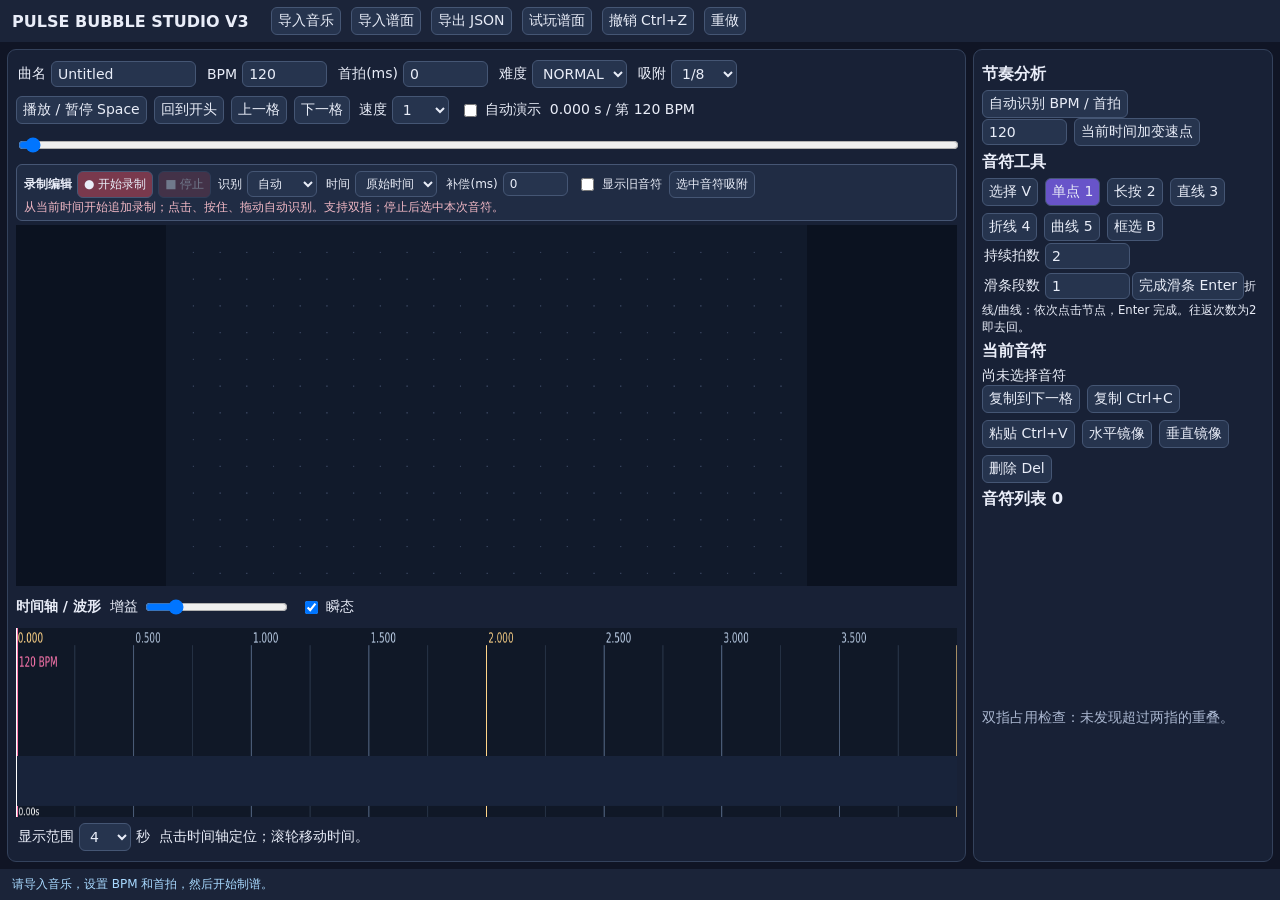
<file: bubble_editor_v3.html>
<!doctype html><html lang="zh-CN"><meta charset="utf-8"><title>Pulse Bubble Studio V3 · 录制编辑</title><style>
*{box-sizing:border-box}body{margin:0;background:#101525;color:#e9edf8;font:14px system-ui}header,footer{padding:14px 20px;background:#1b2439;display:flex;gap:10px;align-items:center;flex-wrap:wrap}header strong{font-size:20px;margin-right:12px}button,input,select{font:inherit;color:inherit;background:#26344e;border:1px solid #455674;border-radius:6px;padding:7px}button{cursor:pointer}button:hover,.active{background:#6854c9}input[type=number]{width:85px}input[type=text]{width:145px}main{display:grid;grid-template-columns:minmax(400px,1fr) 310px;gap:12px;padding:12px}section,aside{background:#182136;border:1px solid #34425c;border-radius:9px;padding:12px}canvas{width:100%;display:block;background:#111a2b;touch-action:none}#field{aspect-ratio:16/9}#timeline{height:150px}#list{height:280px;overflow:auto}#list button{width:100%;text-align:left;margin:2px 0}label{display:inline-flex;gap:5px;align-items:center;margin:4px}p{color:#aab7d0}h3{margin:8px 0}#status{color:#a8d9ff}#seek{width:100%}.row{display:flex;gap:7px;flex-wrap:wrap;align-items:center} @media(max-width:850px){main{grid-template-columns:1fr}}
body{height:100dvh;display:flex;flex-direction:column;overflow:hidden}header,footer{padding:7px 12px;flex:none}header strong{font-size:16px}main{flex:1;min-height:0;grid-template-columns:minmax(0,1fr) 300px;grid-template-rows:minmax(0,1fr);padding:7px;gap:7px}section,aside{padding:8px;min-height:0}section{display:flex;flex-direction:column;gap:4px;overflow:hidden}aside{overflow:auto}button,input,select{padding:4px 6px}label{margin:2px}#fieldWrap{flex:1;min-height:0;display:flex;align-items:center;justify-content:center;overflow:hidden;background:#0b1220}#field{width:auto;height:auto;max-width:100%;max-height:100%;aspect-ratio:16/9;object-fit:contain}#timeline{height:clamp(110px,21vh,220px);flex:none}#list{height:180px}h3{margin:5px 0}footer{font-size:12px} @media(max-width:850px){main{grid-template-columns:minmax(0,1fr) 220px}header strong{display:none}} #recPanel{background:#202c44;border:1px solid #465674;border-radius:6px;padding:4px 7px;flex:none;font-size:12px}#recPanel .row{gap:5px}#recPanel input[type=number]{width:65px}#recStart{background:#79394d}#recStop{background:#783b4e}#recInfo{color:#f1b8c5}button:disabled{opacity:.4;cursor:default}body.recording #fieldWrap{outline:2px solid #f16b87;outline-offset:-2px} </style><header><strong>PULSE BUBBLE STUDIO V3</strong><button onclick="audioFile.click()">导入音乐</button><button onclick="jsonFile.click()">导入谱面</button><button onclick="save()">导出 JSON</button><button onclick="test()">试玩谱面</button><button onclick="undo()">撤销 Ctrl+Z</button><button onclick="redo()">重做</button><input hidden type=file id=audioFile accept="audio/*"><input hidden type=file id=jsonFile accept=".json"></header><main><section><div class=row><label>曲名 <input id=title value="Untitled" type=text></label><label>BPM <input id=bpm type=number min=1 value=120></label><label>首拍(ms) <input id=offset type=number value=0></label><label>难度 <select id=diff><option>NORMAL</option><option>HARD</option></select></label><label>吸附 <select id=snap><option value=1>1/4</option><option value=2 selected>1/8</option><option value=3>1/12</option><option value=4>1/16</option><option value=8>1/32</option><option value=0>关闭</option></select></label></div><div class=row><button id=play onclick="toggle()">播放 / 暂停 Space</button><button onclick="seek(0)">回到开头</button><button onclick="seek(time()-step())">上一格</button><button onclick="seek(time()+step())">下一格</button><label>速度 <select id=rate><option>.5</option><option>.75</option><option selected>1</option></select></label><label><input id=preview type=checkbox>自动演示</label><span id=clock></span></div><input id=seek type=range min=0 max=120 step=.001 value=0><div id="recPanel"><div class="row"><b>录制编辑</b><button id="recStart" onclick="startRec()">● 开始录制</button><button id="recStop" onclick="stopRec()" disabled>■ 停止</button><label>识别 <select id="recType"><option value="auto">自动</option><option value="tap">仅单点</option><option value="hold">仅长按</option><option value="slide">仅滑动</option></select></label><label>时间 <select id="recSnap"><option value="raw">原始时间</option><option value="grid">节拍吸附</option></select></label><label>补偿(ms)<input id="recOffset" type="number" value="0" min="-500" max="500" step="5"></label><label><input id="recExisting" type="checkbox">显示旧音符</label><button id="recQuant" onclick="quantRecorded()">选中音符吸附</button></div><span id="recInfo">从当前时间开始追加录制；点击、按住、拖动自动识别。支持双指；停止后选中本次音符。</span></div><div id=fieldWrap><canvas id=field width=960 height=540></canvas></div><div class=row><b>时间轴 / 波形</b><label>增益 <input id=gain type=range min=1 max=8 step=.5 value=2></label><label><input type=checkbox id=onsets checked>瞬态</label></div><canvas id=timeline width=1600 height=220></canvas><div class=row><label>显示范围 <select id=zoom><option>1</option><option>2</option><option selected>4</option><option>8</option><option>16</option><option>32</option></select>秒</label><span>点击时间轴定位；滚轮移动时间。</span></div></section><aside><h3>节奏分析</h3><button onclick="detect()">自动识别 BPM / 首拍</button><div id=analysisStatus></div><div class=row><input id=newBpm type=number min=20 max=400 value=120><button onclick="addTempo()">当前时间加变速点</button></div><div id=tempos></div><h3>音符工具</h3><div class=row id=tools><button data-type=select>选择 V</button><button data-type=tap class=active>单点 1</button><button data-type=hold>长按 2</button><button data-type=slide>直线 3</button><button data-type=poly>折线 4</button><button data-type=curve>曲线 5</button><button data-type=box>框选 B</button></div><label>持续拍数 <input id=len type=number min=.125 step=.125 value=2></label><label>滑条段数 <input id=repeatCount type=number min=1 max=16 value=1></label><button onclick="finishPath()">完成滑条 Enter</button><small>折线/曲线：依次点击节点，Enter 完成。往返次数为2即去回。</small><h3>当前音符</h3><div id=props></div><div class=row><button onclick="duplicate()">复制到下一格</button><button onclick="copyGroup()">复制 Ctrl+C</button><button onclick="pasteGroup()">粘贴 Ctrl+V</button><button onclick="mirror('x')">水平镜像</button><button onclick="mirror('y')">垂直镜像</button><button onclick="remove()">删除 Del</button></div><h3>音符列表 <span id=count></span></h3><div id=list></div><p id=warnings></p></aside></main><footer><span id=status>请导入音乐，设置 BPM 和首拍，然后开始制谱。</span></footer><script>
let recActive=false,recStarting=false,recAdded=[],recPointers=new Map(),recEffects=[],recConfig=null,recBefore=null;
const $=id=>document.getElementById(id),field=$('field'),timeline=$('timeline'),g=field.getContext('2d'),h=timeline.getContext('2d'),audio=new Audio(),colors={tap:'#70caff',hold:'#ffbf70',slide:'#bc9aff'};let notes=[],selected=null,mode='tap',cursor=0,playing=false,anchor=0,wall=0,file=null,url=null,wave=[],history=[],future=[],drag=null;const clamp=(v,a,b)=>Math.max(a,Math.min(b,v)),round=v=>Math.round(v*1000)/1000;let tempos=[],multi=new Set(),clipboard=[],pending=null,box=null,decoded=null,peaks=null,onset=[];function segments(){return [{t:(+$('offset').value||0)/1000,bpm:clamp(+$('bpm').value||120,20,400)},...tempos].sort((a,b)=>a.t-b.t)}function seg(t){let a=segments();return a.filter(s=>s.t<=t+1e-7).at(-1)||a[0]}function step(t=time()){return 60/seg(t).bpm/(+$('snap').value||1)}function quant(t){if(!+$('snap').value)return round(Math.max(0,t));let a=segments(),s=seg(t),q=step(t),v=s.t+Math.round((t-s.t)/q)*q,next=a.find(z=>z.t>s.t);if(next&&Math.abs(next.t-t)<Math.abs(v-t))v=next.t;return round(Math.max(0,v))}function advance(t,beats){let a=segments();while(beats>1e-8){let s=seg(t),q=60/s.bpm,next=a.find(z=>z.t>t+1e-7),avail=next?(next.t-t)/q:Infinity;if(beats<=avail)return t+beats*q;beats-=avail;t=next.t}return t}function addTempo(){let t=quant(time()),b=clamp(+$('newBpm').value||120,20,400);checkpoint();if(t<=(+$('offset').value||0)/1000){$('bpm').value=b}else{tempos=tempos.filter(s=>Math.abs(s.t-t)>.001);tempos.push({t,bpm:b});tempos.sort((a,b)=>a.t-b.t)}refresh()}function tempoUI(){let el=$('tempos');el.replaceChildren();for(let s of tempos){let row=document.createElement('div'),b=document.createElement('button');let ti=document.createElement('input'),bi=document.createElement('input');ti.type=bi.type='number';ti.step='.001';ti.value=s.t;bi.value=s.bpm;ti.title='变速点时间（秒）';bi.title='BPM';ti.onchange=()=>{let v=+ti.value;if(!Number.isFinite(v)||v<=(+$('offset').value||0)/1000||tempos.some(q=>q!==s&&Math.abs(q.t-v)<.001)){refresh();return}checkpoint();s.t=v;refresh()};bi.onchange=()=>{checkpoint();s.bpm=clamp(+bi.value||120,20,400);refresh()};row.append(ti,bi);b.textContent='删除';b.onclick=()=>{checkpoint();tempos=tempos.filter(x=>x!==s);refresh()};row.append(b);el.append(row)}}function time(){return playing?(file?audio.currentTime:anchor+(performance.now()-wall)/1000*+$('rate').value):cursor}function maxTime(){return Math.max(1,file&&Number.isFinite(audio.duration)?audio.duration:120,...notes.map(n=>n.end+1))}function seek(t){cursor=clamp(t,0,maxTime());anchor=cursor;wall=performance.now();if(file)audio.currentTime=Math.min(cursor,audio.duration||cursor);$('seek').value=cursor}function pause(){cursor=time();playing=false;audio.pause();$('play').textContent='播放 / 暂停 Space'}async function toggle(){if(playing){pause();return}anchor=cursor;wall=performance.now();if(file){audio.currentTime=cursor;audio.playbackRate=+$('rate').value;try{await audio.play()}catch(e){msg(e.message);return}}playing=true;$('play').textContent='暂停 Space'}audio.onended=pause;$('rate').onchange=()=>{let t=time();anchor=t;wall=performance.now();audio.playbackRate=+$('rate').value};$('seek').oninput=e=>seek(+e.target.value);function msg(s){$('status').textContent=s}function snapshot(){return JSON.stringify({notes,tempos,bpm:$('bpm').value,offset:$('offset').value})}function checkpoint(){history.push(snapshot());if(history.length>150)history.shift();future=[]}function undo(){if(!history.length)return;future.push(snapshot());restore(history.pop());refresh()}function redo(){if(!future.length)return;history.push(snapshot());restore(future.pop());refresh()}function restore(v){let d=JSON.parse(v);notes=d.notes;tempos=d.tempos;$('bpm').value=d.bpm;$('offset').value=d.offset;selected=null;multi.clear();pending=null}function normalize(){notes.sort((a,b)=>a.t-b.t);notes.forEach((n,i)=>{n.id=i+1;n.pair=null});let p=0;for(let i=0;i<notes.length;){let j=i+1;while(j<notes.length&&Math.abs(notes[j].t-notes[i].t)<.001)j++;if(j-i>1){p++;for(let k=i;k<j;k++)notes[k].pair=p}i=j}}function refresh(){normalize();tempoUI();$('count').textContent=notes.length; $('list').replaceChildren();for(let n of notes){let b=document.createElement('button');b.textContent=`${n.id} · ${n.t.toFixed(3)}s · ${n.type.toUpperCase()}${n.pair?' · 双押':''}`;b.style.color=colors[n.type];b.classList.toggle('active',n===selected||multi.has(n));b.onclick=e=>{if(e.ctrlKey||e.shiftKey){if(multi.has(n))multi.delete(n);else multi.add(n);selected=n}else{multi.clear();selected=n;seek(n.t)}refresh()};$('list').append(b)}let props=$('props');props.replaceChildren();if(selected){for(let [k,label] of Object.entries({t:'起点秒',end:'终点秒',x:'X',y:'Y',ex:'终点X',ey:'终点Y'})){if((k==='ex'||k==='ey')&&selected.type!=='slide'||k==='end'&&selected.type==='tap')continue;let l=document.createElement('label'),i=document.createElement('input');l.textContent=label;i.type='number';i.step=k==='t'||k==='end'?'.001':'1';i.value=selected[k];i.onchange=()=>{if(!Number.isFinite(+i.value))return;checkpoint();let n=selected,v=+i.value;if(k==='t'){let d=n.end-n.t;n.t=Math.max(0,v);n.end=n.t+d}else if(k==='end')n.end=Math.max(n.t+.05,v);else n[k]=clamp(v,36,k==='x'||k==='ex'?924:504);refresh()};l.append(i);props.append(l)}}else props.textContent='尚未选择音符';if(multi.size)props.append(document.createTextNode(' 已框选 '+multi.size+' 个音符'));if(selected?.type==='slide'){let l=document.createElement('label'),i=document.createElement('input');l.textContent='往返段数';i.type='number';i.min=1;i.max=16;i.value=selected.repeat||1;i.onchange=()=>{checkpoint();selected.repeat=clamp(Math.round(+i.value||1),1,16);refresh()};l.append(i);props.append(l)}let events=[];for(let n of notes){events.push([n.t,1],[Math.max(n.t+.035,n.end),-1])}events.sort((a,b)=>a[0]-b[0]||a[1]-b[1]);let active=0,peak=0;for(let e of events){active+=e[1];peak=Math.max(active,peak)}$('warnings').textContent=peak>2?'警告：存在可能需要超过两指的时间重叠。':'双指占用检查：未发现超过两指的重叠。';$('seek').max=maxTime()}
function group(){return multi.size?[...multi]:selected?[selected]:[]}function remove(){let a=group();if(!a.length)return;checkpoint();notes=notes.filter(n=>!a.includes(n));selected=null;multi.clear();refresh()}function copyGroup(){clipboard=JSON.parse(JSON.stringify(group()));msg('已复制 '+clipboard.length+' 个音符')}function pasteGroup(){if(!clipboard.length)return;checkpoint();let d=quant(time())-Math.min(...clipboard.map(n=>n.t));multi.clear();for(let n of JSON.parse(JSON.stringify(clipboard))){n.t=round(n.t+d);n.end=round(n.end+d);notes.push(n);multi.add(n);selected=n}refresh()}function duplicate(){copyGroup();if(!clipboard.length)return;seek(quant(Math.min(...clipboard.map(n=>n.t))+step(Math.min(...clipboard.map(n=>n.t)))));pasteGroup()}function mirror(k){let a=group();if(!a.length)return;checkpoint();let m=k==='x'?960:540;for(let n of a){n[k]=m-n[k];n['e'+k]=m-n['e'+k];for(let p of n.path||[])p[k]=m-p[k]}refresh()}function setMode(m){if(pending&&m!==mode){msg("未完成滑条已取消");pending=null}mode=m;document.querySelectorAll('[data-type]').forEach(b=>b.classList.toggle('active',b.dataset.type===m))}document.querySelectorAll('[data-type]').forEach(b=>b.onclick=()=>setMode(b.dataset.type));function xy(e,c){let r=c.getBoundingClientRect();return{x:(e.clientX-r.left)*c.width/r.width,y:(e.clientY-r.top)*c.height/r.height}}function hit(p){return [...notes].reverse().find(n=>Math.abs(n.t-quant(time()))<.035&&(Math.hypot(n.x-p.x,n.y-p.y)<40||n.type==='slide'&&Math.hypot(n.ex-p.x,n.ey-p.y)<30))}function point(p){return {x:clamp(p.x,36,924),y:clamp(p.y,36,504)}}function makeNote(p,type){let t=quant(time()),d=type==='tap'?t:advance(t,Math.max(.125,+$('len').value||2));return {t,end:round(d),type,x:p.x,y:p.y,ex:p.x,ey:p.y,path:[],repeat:clamp(Math.round(+$('repeatCount').value||1),1,16)}}function finishPath(){if(!pending)return;if(pending.points.length<2){msg('至少添加两个节点');return}checkpoint();let n=pending.n,pts=pending.points;n.path=pts.slice(1,-1);n.ex=pts.at(-1).x;n.ey=pts.at(-1).y;notes.push(n);selected=n;multi.clear();pending=null;refresh()}field.onpointerdown=e=>{if(playing||$('preview').checked)return;let p=point(xy(e,field)),n=hit(p);if(e.button===2){if(pending){finishPath();return}if(n){multi.clear();selected=n;remove()}return}if(mode==='box'){box={a:p,b:p,add:e.ctrlKey};field.setPointerCapture(e.pointerId);return}if(mode==='poly'||mode==='curve'){if(!pending){let n=makeNote(p,'slide');n.curve=mode;pending={n,points:[p]}}else pending.points.push(p);return}if(n&&mode==='select'){if(e.ctrlKey){if(multi.has(n))multi.delete(n);else multi.add(n);selected=n;refresh();return}multi.clear();selected=n;checkpoint();drag={n,endpoint:n.type==='slide'&&Math.hypot(n.ex-p.x,n.ey-p.y)<30}}else if(mode!=='select'){checkpoint();n=makeNote(p,mode);notes.push(n);multi.clear();selected=n;drag={n,endpoint:mode==='slide'}}else{selected=null;multi.clear()}if(drag)field.setPointerCapture(e.pointerId);refresh()};field.onpointermove=e=>{let p=point(xy(e,field));if(box){box.b=p;return}if(!drag)return;let n=drag.n;if(drag.endpoint){n.ex=p.x;n.ey=p.y}else{let dx=p.x-n.x,dy=p.y-n.y;n.ex=clamp(n.ex+dx,36,924);n.ey=clamp(n.ey+dy,36,504);for(let q of n.path||[]){q.x=clamp(q.x+dx,36,924);q.y=clamp(q.y+dy,36,504)}n.x=p.x;n.y=p.y}};field.onpointerup=field.onpointercancel=()=>{if(box){if(!box.add)multi.clear();let {a,b}=box;for(let n of notes)if(Math.abs(n.t-quant(time()))<.035||n.t<=time()&&n.end>=time()){if(n.x>=Math.min(a.x,b.x)&&n.x<=Math.max(a.x,b.x)&&n.y>=Math.min(a.y,b.y)&&n.y<=Math.max(a.y,b.y))multi.add(n)}selected=[...multi].at(-1)||null;box=null}drag=null;refresh()};field.oncontextmenu=e=>e.preventDefault();function route(n){let pts=[{x:n.x,y:n.y},...(n.path||[]),{x:n.ex,y:n.ey}];if(n.curve==='curve'&&pts.length>2){let out=[];for(let i=0;i<pts.length-1;i++){let a=pts[Math.max(0,i-1)],b=pts[i],c=pts[i+1],d=pts[Math.min(pts.length-1,i+2)];for(let j=0;j<20;j++){let t=j/20;let f=k=>.5*((2*b[k])+(-a[k]+c[k])*t+(2*a[k]-5*b[k]+4*c[k]-d[k])*t*t+(-a[k]+3*b[k]-3*c[k]+d[k])*t*t*t);out.push({x:f('x'),y:f('y')})}}out.push(pts.at(-1));return out}return pts}function pathTarget(n,f){let pts=route(n),r=Math.max(1,n.repeat||1),v=Math.max(0,Math.min(1,f))*r,k=Math.min(r-1,Math.floor(v)),u=v-k;if(k%2)u=1-u;let lens=pts.slice(1).map((p,i)=>Math.hypot(p.x-pts[i].x,p.y-pts[i].y)),dist=u*lens.reduce((a,b)=>a+b,0);for(let i=0;i<lens.length;i++){if(dist<=lens[i]||i===lens.length-1){let q=lens[i]?Math.min(1,dist/lens[i]):0;return {x:pts[i].x+(pts[i+1].x-pts[i].x)*q,y:pts[i].y+(pts[i+1].y-pts[i].y)*q}}dist-=lens[i]}return pts[0]}function strokeRoute(g,n,c,w){let pts=route(n);g.beginPath();g.moveTo(pts[0].x,pts[0].y);for(let p of pts.slice(1))g.lineTo(p.x,p.y);g.strokeStyle=c;g.lineWidth=w;g.lineCap='round';g.lineJoin='round';g.stroke()}
function circle(x,y,r,c,fill){g.beginPath();g.arc(x,y,r,0,Math.PI*2);if(fill){g.fillStyle=fill;g.fill()}g.strokeStyle=c;g.lineWidth=3;g.stroke()}function line(a,b,c,d,col,w){g.beginPath();g.moveTo(a,b);g.lineTo(c,d);g.strokeStyle=col;g.lineWidth=w;g.lineCap='round';g.stroke()}function render(){let t=time(),pre=playing||$('preview').checked,qt=quant(t);g.fillStyle='#111a2b';g.fillRect(0,0,960,540);g.fillStyle='#35415a';for(let x=40;x<960;x+=40)for(let y=40;y<540;y+=40)g.fillRect(x,y,2,2);let visible=notes.filter(n=>(!recActive||$('recExisting').checked||recAdded.includes(n))&&(pre?n.t-t<=1.25&&n.end>=t:Math.abs(n.t-qt)<.035||n===selected||multi.has(n)||n.t<qt&&n.end>qt));for(let n of visible)for(let m of visible)if(n.pair&&n.pair===m.pair&&n.id<m.id)line(n.x,n.y,m.x,m.y,'#ffffff55',2);for(let n of [...visible].reverse()){let c=colors[n.type],f=n.type==='slide'&&pre?clamp((t-n.t)/(n.end-n.t),0,1):0,pos=n.type==='slide'?pathTarget(n,f):n,x=pos.x,y=pos.y;if(n.type==='slide'){strokeRoute(g,n,c+'33',72);strokeRoute(g,n,c,2);circle(n.ex,n.ey,36,c)}circle(x,y,36,c,'#202c46');if((n===selected||multi.has(n))&&!pre)circle(x,y,42,'#fff');if(pre&&t<n.t)circle(x,y,36+(n.t-t)/1.25*85,c);if(pre&&n.type!=='tap'&&t>=n.t){g.beginPath();g.arc(x,y,43,-Math.PI/2,-Math.PI/2+Math.PI*2*clamp((t-n.t)/(n.end-n.t),0,1));g.strokeStyle='#fff';g.stroke()}g.fillStyle='#fff';g.textAlign='center';g.font='bold 22px system-ui';g.fillText(n.id,x,y+4);g.font='12px system-ui';g.fillText(n.type.toUpperCase(),x,y+21)}if(pending){let pts=pending.points;for(let i=1;i<pts.length;i++)line(pts[i-1].x,pts[i-1].y,pts[i].x,pts[i].y,'#bc9aff',4);for(let p of pts)circle(p.x,p.y,12,'#fff')}if(box){g.strokeStyle='#fff';g.strokeRect(box.a.x,box.a.y,box.b.x-box.a.x,box.b.y-box.a.y)}if(typeof drawRec==='function')drawRec(t);drawTimeline(t);$('clock').textContent=t.toFixed(3)+' s / 第 '+seg(t).bpm+' BPM';$('seek').value=t;if(playing&&t>=maxTime())pause();requestAnimationFrame(render)}
function bounds(t){let span=+$('zoom').value;return [Math.max(0,t-span*.35),span]}function drawTimeline(t){let [a,s]=bounds(t),W=timeline.width,H=timeline.height,X=v=>(v-a)/s*W;h.fillStyle='#101827';h.fillRect(0,0,W,H);let gain=+$('gain').value; if(peaks){h.strokeStyle='#78b5e8';h.beginPath();for(let x=0;x<W;x++){let i=Math.max(0,Math.floor((a+x*s/W)*1000)),j=Math.min(peaks.length,Math.ceil((a+(x+1)*s/W)*1000));let v=0;for(let k=i;k<j;k++)v=Math.max(v,peaks[k]);v=Math.min(1,v*gain);h.moveTo(x,85-v*57);h.lineTo(x,85+v*57)}h.stroke()}if($('onsets').checked){h.fillStyle='#f8ba65aa';for(let o of onset)if(o.t>=a&&o.t<=a+s)h.fillRect(X(o.t),26,2,Math.min(22,5+o.v*15))}let ss=segments();for(let z=0;z<ss.length;z++){let b=ss[z],end=ss[z+1]?.t??Infinity,div=+$('snap').value||1,q=60/b.bpm/div;for(let i=Math.floor((Math.max(a,z?b.t:a)-b.t)/q);b.t+i*q<=Math.min(a+s,end);i++){let tt=b.t+i*q;if(z&&tt<b.t-1e-6)continue;let x=X(tt),major=i%(div*4)===0,beat=i%div===0;h.strokeStyle=major?'#ffd488':beat?'#829dc4':'#384961';h.lineWidth=major?2:1;h.beginPath();h.moveTo(x,20);h.lineTo(x,H);h.stroke();if(beat){h.fillStyle=major?'#ffd488':'#bacce4';h.font='15px system-ui';h.fillText(tt.toFixed(3),x+3,17)}}if(b.t>=a&&b.t<a+s){h.fillStyle='#ff77af';h.fillRect(X(b.t),0,3,H);h.fillText(b.bpm+' BPM',X(b.t)+5,45)}}h.fillStyle='#18233a';h.fillRect(0,149,W,58);for(let n of notes){if(n.end<a||n.t>a+s)continue;let y=153+(n.pair?n.id%2*25:0);h.fillStyle=colors[n.type];h.fillRect(X(n.t)-3,y,Math.max(7,X(n.end)-X(n.t)),20);if(n===selected||multi.has(n)){h.strokeStyle='#fff';h.strokeRect(X(n.t)-4,y-1,Math.max(9,X(n.end)-X(n.t)+2),22)}}if(tlDrag){h.fillStyle='#bc9aff44';h.fillRect(X(Math.min(tlDrag.a,tlDrag.b)),149,Math.abs(X(tlDrag.b)-X(tlDrag.a)),58);h.strokeStyle='#bc9aff';h.strokeRect(X(Math.min(tlDrag.a,tlDrag.b)),149,Math.abs(X(tlDrag.b)-X(tlDrag.a)),58)}h.fillStyle='#fff';h.fillRect(X(t),0,2,H);h.font='13px system-ui';h.fillText(a.toFixed(2)+'s',4,H-2)}let tlDrag=null;timeline.onpointerdown=e=>{let [a,s]=bounds(time()),p=xy(e,timeline),t=a+p.x/timeline.width*s;if(mode==='box'&&p.y>145){tlDrag={a:t,b:t,base:a,span:s,add:e.ctrlKey};timeline.setPointerCapture(e.pointerId);return}let n=notes.find(n=>Math.abs(n.t-t)<s/timeline.width*10&&p.y>149);if(n){if(e.ctrlKey){multi.add(n);selected=n}else{multi.clear();selected=n;seek(n.t)}refresh()}else seek(quant(t))};timeline.onpointermove=e=>{if(tlDrag){let p=xy(e,timeline);tlDrag.b=tlDrag.base+p.x/timeline.width*tlDrag.span;msg('框选时间 '+Math.min(tlDrag.a,tlDrag.b).toFixed(3)+' – '+Math.max(tlDrag.a,tlDrag.b).toFixed(3))}};timeline.onpointerup=()=>{if(!tlDrag)return;let {a,b,add}=tlDrag;if(!add)multi.clear();for(let n of notes)if(n.t>=Math.min(a,b)&&n.t<=Math.max(a,b))multi.add(n);selected=[...multi].at(-1)||null;tlDrag=null;refresh()};timeline.onwheel=e=>{e.preventDefault();if(e.ctrlKey){let z=$('zoom');z.selectedIndex=clamp(z.selectedIndex+Math.sign(e.deltaY),0,z.options.length-1)}else seek(quant(time()+Math.sign(e.deltaY)*step()))};document.addEventListener('keydown',e=>{if(['INPUT','SELECT','TEXTAREA'].includes(e.target.tagName))return;if(e.code==='Space'){e.preventDefault();toggle()}else if(e.ctrlKey&&e.key==='z'){e.preventDefault();undo()}else if(e.ctrlKey&&e.key==='y'){e.preventDefault();redo()}else if(e.ctrlKey&&e.key==='c'){e.preventDefault();copyGroup()}else if(e.ctrlKey&&e.key==='v'){e.preventDefault();pasteGroup()}else if(e.key==='Enter'){finishPath()}else if(e.key==='Escape'){pending=null}else if(e.key==='Delete')remove();else if(e.key==='ArrowRight')seek(quant(time()+step()));else if(e.key==='ArrowLeft')seek(quant(time()-step()));else if(['1','2','3','4','5','v','b'].includes(e.key))setMode({'1':'tap','2':'hold','3':'slide','4':'poly','5':'curve',v:'select',b:'box'}[e.key])});
$('audioFile').onchange=async e=>{let f=e.target.files[0];if(!f)return;pause();file=f;decoded=null;peaks=null;onset=[];if(url)URL.revokeObjectURL(url);url=URL.createObjectURL(f);audio.src=url;$('title').value=f.name.replace(/\.[^.]+$/,'');audio.onloadedmetadata=()=>{seek(0);refresh()};try{let c=new AudioContext(),b=await c.decodeAudioData(await f.arrayBuffer());decoded=b;let channels=Array.from({length:b.numberOfChannels},(_,i)=>b.getChannelData(i)),sr=b.sampleRate;peaks=new Float32Array(Math.ceil(b.duration*1000));for(let i=0;i<b.length;i++){let k=Math.floor(i/sr*1000);for(let ch of channels)peaks[k]=Math.max(peaks[k],Math.abs(ch[i]))}await c.close();detect()}catch(err){msg('音乐已载入，分析失败：'+err.message)}};function detect(){if(!decoded){msg('请先导入音乐');return}let b=decoded,sr=b.sampleRate,a=b.getChannelData(0),hop=Math.max(1,Math.round(sr*.01)),N=Math.floor(a.length/hop),env=new Float32Array(N),flux=new Float32Array(N),prev=0;for(let i=0;i<N;i++){let low=0,high=0;for(let j=i*hop;j<(i+1)*hop;j++){let v=a[j];low+=v*v;high+=(v-prev)**2;prev=v}env[i]=Math.log1p(100*Math.sqrt(low/hop))+Math.log1p(100*Math.sqrt(high/hop));if(i)flux[i]=Math.max(0,env[i]-env[i-1])}if(N<100){$('analysisStatus').textContent="音乐太短，无法可靠识别";return}let avg=flux.reduce((s,v)=>s+v,0)/N;onset=[];for(let i=2;i<N-2;i++)if(flux[i]>avg*1.7&&flux[i]>=flux[i-1]&&flux[i]>=flux[i+1])onset.push({t:i*hop/sr,v:flux[i]});if(onset.length<5){$('analysisStatus').textContent='节拍不明显，请手动设置';return}let best=-Infinity,period=.5;for(let lag=27;lag<=100;lag++){let sum=0,norm=0;for(let i=lag;i<N;i++){sum+=flux[i]*flux[i-lag];norm+=flux[i]*flux[i]}let score=sum/(norm||1)*(1-.001*Math.abs(lag-50));if(score>best){best=score;period=lag*hop/sr}}let bpm=60/period; // refine period and phase using onset alignment
let bestFit=-Infinity,phase=0;for(let d=-1;d<=1;d+=.05){let p=60/(bpm+d),re=0,im=0;for(let o of onset){let v=2*Math.PI*o.t/p;re+=Math.cos(v)*o.v;im+=Math.sin(v)*o.v}let score=Math.hypot(re,im);if(score>bestFit){bestFit=score;period=p;phase=(Math.atan2(im,re)/(2*Math.PI)*p+p)%p}}let first=onset.find(o=>Math.abs(((o.t-phase+period/2)%period+period)%period-period/2)<.045);let offset=first?phase+Math.round((first.t-phase)/period)*period:phase;checkpoint();$('bpm').value=(60/period).toFixed(2);$('offset').value=Math.round(offset*1000);$('analysisStatus').textContent='估计 '+$('bpm').value+' BPM / 首拍 '+$('offset').value+'ms（需人工核对；可能半拍或倍速）';refresh()}function data(){normalize();return {format:'pulse-bubble-v2',tempos:tempos.map(s=>({...s})),name:$('title').value,bpm:+$('bpm').value||120,difficulty:$('diff').value,offsetMs:+$('offset').value||0,audioName:file?.name||'',notes:notes.map(({id,t,end,x,y,ex,ey,type,pair,path,curve,repeat})=>({id,t:round(t),end:round(end),x:round(x),y:round(y),ex:round(ex),ey:round(ey),type,pair,path,curve,repeat}))}}function save(){let a=document.createElement('a'),u=URL.createObjectURL(new Blob([JSON.stringify(data(),null,2)],{type:'application/json'}));a.href=u;a.download=($('title').value||'chart')+'.json';a.click();setTimeout(()=>URL.revokeObjectURL(u),1000)}$('jsonFile').onchange=async e=>{try{let d=JSON.parse(await e.target.files[0].text());if(!Array.isArray(d.notes)||!d.notes.every(n=>['tap','hold','slide'].includes(n.type)&&[n.t,n.end,n.x,n.y,n.ex,n.ey].every(Number.isFinite)&&n.t>=0&&n.end>=n.t&&(n.type==='tap'||n.end>n.t)))throw Error('谱面格式不正确');checkpoint();notes=d.notes;tempos=Array.isArray(d.tempos)?d.tempos.filter(s=>Number.isFinite(s.t)&&Number.isFinite(s.bpm)&&s.bpm>=20&&s.bpm<=400):[];multi.clear();selected=null;$('title').value=d.name||'Untitled';$('bpm').value=d.bpm||120;$('offset').value=d.offsetMs||0;$('diff').value=d.difficulty==='HARD'?'HARD':'NORMAL';refresh();msg('谱面已载入，请另行导入对应音乐。')}catch(e){msg(e.message)}};async function test(){if(!notes.length){msg('请先添加音符');return}pause();let w=window.open('','_blank');if(!w){msg('请允许弹出窗口');return}let payload=data();if(file){payload.audioData=await new Promise((resolve,reject)=>{let r=new FileReader();r.onload=()=>resolve(r.result);r.onerror=reject;r.readAsDataURL(file)})}let html=PLAYER.replace('/*CUSTOM_PAYLOAD*/',()=> 'window.initialChart='+JSON.stringify(payload).replace(/</g,'\\u003c')+';');w.document.open();w.document.write(html);w.document.close()}new ResizeObserver(()=>{let w=$('fieldWrap').clientWidth,h=$('fieldWrap').clientHeight,s=Math.min(w/960,h/540);field.style.width=960*s+'px';field.style.height=540*s+'px'}).observe($('fieldWrap'));refresh();render();

const PLAYER="<!doctype html><html lang=\"zh-CN\"><meta charset=\"utf-8\"><meta name=\"viewport\" content=\"width=device-width,initial-scale=1,maximum-scale=1,user-scalable=no\"><title>Pulse Bubble</title><style>\n*{box-sizing:border-box}body{margin:0;background:#0b1020;color:#eaf0ff;font:16px system-ui,sans-serif}main{max-width:1100px;margin:auto;padding:32px}h1{font-size:44px;letter-spacing:4px;margin:10px 0}small,p{color:#a1afca}button,select,input{font:inherit}button{background:#283650;color:white;border:1px solid #465877;border-radius:10px;padding:12px 20px;cursor:pointer}button:hover,button.active{background:#6854c9;border-color:#b0a0ff}button.primary{background:#7659e8}.songs{display:grid;grid-template-columns:repeat(2,1fr);gap:16px;margin:28px 0}.song,.panel{background:#151e32;border:1px solid #34415b;border-radius:16px;padding:24px}.song.active{border:2px solid #ad96ff}.song h2{margin:8px 0}.cover{height:110px;border-radius:10px;background:linear-gradient(120deg,#283a78,#a14d9a);display:grid;place-items:center;font-size:48px}.song:nth-child(2) .cover{background:linear-gradient(120deg,#114b62,#38aa87)}.row{display:flex;gap:12px;align-items:center;flex-wrap:wrap}.between{justify-content:space-between}.hide{display:none!important}canvas{width:100%;height:auto;background:#111a2b;border:1px solid #38465e;border-radius:14px}.stats{display:flex;justify-content:space-between;gap:10px;margin:16px 0}.stats strong{font-size:28px;display:block;font-variant-numeric:tabular-nums}.keys{display:flex;justify-content:center;gap:10px;margin:16px}.keys button{font-size:26px;min-width:70px;touch-action:none;user-select:none}.keys button.down{background:#ae84ff;color:#101525}.bar{height:6px;background:#28344b;border-radius:6px;overflow:hidden}.bar i{display:block;height:100%;background:#aa8bff;width:0}.results{display:grid;grid-template-columns:repeat(4,1fr);gap:10px}.results div{padding:16px;background:#202b42;border-radius:10px}.big{font-size:56px;font-weight:800;margin:12px 0}label{color:#aab8d0} @media(max-width:600px){main{padding:14px}.songs{grid-template-columns:1fr}.results{grid-template-columns:1fr 1fr}.stats strong{font-size:20px}}\nbody{overscroll-behavior:none}canvas{touch-action:none;user-select:none;display:block;max-height:70dvh;object-fit:contain;background:#101729}.stats{margin:8px 0} #game h2{margin:0} @media(max-height:550px){main{padding:6px 14px}canvas{max-height:72dvh}.stats strong{font-size:18px}.stats{margin:3px 0}#game p{display:none}} </style><main>\n<section id=\"menu\"><div class=\"row\"><label>自定义谱面 <input type=\"file\" id=\"customJson\" accept=\".json\"></label><label>对应音乐 <input type=\"file\" id=\"customAudio\" accept=\"audio/*\"></label></div><p id=\"customStatus\"></p><small>TOUCH RHYTHM / TWO FINGERS</small><h1>PULSE BUBBLE</h1><p>泡泡节奏 · 单点 / 长按 / 滑动 / 双押</p><div class=\"songs\" id=\"songs\"></div><div class=\"row\"><button id=\"easy\" onclick=\"difficulty=0;renderMenu()\">NORMAL</button><button id=\"hard\" onclick=\"difficulty=1;renderMenu()\">HARD</button></div><p id=\"info\"></p><div class=\"row\"><label>预览时间 <select id=\"speed\"><option value=\"1.8\">慢</option><option value=\"1.25\" selected>标准</option><option value=\".85\">快</option></select></label><label>音量 <input id=\"volume\" type=\"range\" min=\"0\" max=\"100\" value=\"50\"></label><label>补偿(ms) <input id=\"offset\" type=\"number\" value=\"0\" min=\"-300\" max=\"300\" style=\"width:75px\"></label></div><p>推荐手机或平板横屏，双指同时操作。电脑可用鼠标移动，按 Z/X 模拟两个独立按键（各自在按下时的位置锁定，滑动跟随鼠标）。</p><button class=\"primary\" onclick=\"start()\">开始游戏</button></section>\n<section id=\"game\" class=\"hide\"><div class=\"row between\"><small id=\"track\"></small><button onclick=\"abort()\">退出 Esc</button></div><div class=\"stats\"><div><small>SCORE</small><strong id=\"score\">0000000</strong></div><div><small>COMBO</small><strong id=\"combo\">0</strong></div><div><small>TIME</small><strong id=\"time\">0:00</strong></div></div><div class=\"bar\"><i id=\"progress\"></i></div><canvas id=\"field\" width=\"960\" height=\"540\"></canvas><p>外圈收缩至泡泡边缘时点击 · 长按保持 · 滑动跟随光点 · 同时出现的双押有连线</p></section>\n<section id=\"result\" class=\"hide\"><small>RESULT / 游玩结束</small><h1 id=\"resultTitle\"></h1><div class=\"panel\"><small>FINAL SCORE</small><div class=\"big\" id=\"finalScore\"></div><div id=\"rank\"></div><p id=\"summary\"></p><div class=\"results\" id=\"counts\"></div><p id=\"timing\"></p></div><div class=\"row\" style=\"margin-top:20px\"><button class=\"primary\" onclick=\"start()\">再玩一次</button><button onclick=\"show('menu')\">返回选歌</button></div></section></main><script>\n/*CUSTOM_PAYLOAD*/\nconst $=id=>document.getElementById(id), canvas=$('field'), g=canvas.getContext('2d');\nconst tracks=[{name:'Neon Steps',bpm:120,bars:16,root:48,scale:[0,3,7,10],desc:'轻快电子节拍'},{name:'Midnight Circuit',bpm:156,bars:20,root:45,scale:[0,5,7,12],desc:'高速合成器节奏'}];\nlet selected=0,difficulty=0,ctx,master,zero,notes=[],running=false,raf,counts,combo,maxcombo,points,early,late,duration,offset,approach,activeSources=[],fingers=new Map(),effects=[],mouse={x:0,y:0},starting=false;\nconst weights={PERFECT:1,GREAT:.8,GOOD:.5,MISS:0}, palette={tap:'#70caff',hold:'#ffbf70',slide:'#bc9aff'}, R=36;\nfunction show(id){for(const s of ['menu','game','result'])$(s).classList.toggle('hide',s!==id)}\nfunction chart(song,diff){if(song.custom)return song.custom.notes.map(n=>({...n,done:false,owner:null,bad:0}));let out=[],beat=60/song.bpm;const pos=[[165,150],[390,350],[650,145],[795,355],[320,125],[610,380],[150,370],[795,145]];let seq=0;\nfunction add(b,i,type='tap',len=0,j=null,pair=null){let [x,y]=pos[i%8], [ex,ey]=pos[(j??(i+3))%8];out.push({id:++seq,t:2+b*beat,end:2+(b+len)*beat,x,y,ex,ey,type,pair,done:false,owner:null,bad:0});}\nfor(let bar=0;bar<song.bars;bar++){let b=bar*4,k=(bar*3+selected)%8; if(!diff){switch(bar%4){case 0:add(b,k);add(b+1,k+1);add(b+2,k+2);add(b+3,k+3);break;case 1:add(b,k,'hold',1.5);add(b+2,k+2);add(b+3,k+3);break;case 2:add(b,k,'slide',2,k+3);add(b+2.5,k+4);add(b+3.5,k+5);break;case 3:add(b,0,'tap',0,null,bar);add(b,3,'tap',0,null,bar);add(b+1,k);add(b+2,k+2);add(b+3,k+4);break;}}else{switch(bar%4){case 0:for(let j=0;j<8;j++)add(b+j*.5,k+j);break;case 1:add(b,0,'hold',2,null,bar);add(b,3,'hold',2,null,bar);add(b+2.5,k);add(b+3,k+2);add(b+3.5,k+4);break;case 2:add(b,0,'slide',2,6,bar);add(b,2,'slide',2,3,bar);add(b+2.5,k);add(b+3,k+2);add(b+3.5,k+4);break;case 3:add(b,0,'hold',3);add(b+.5,2);add(b+1,3);add(b+1.5,7);add(b+2,5);add(b+2.5,2);add(b+3.5,k);break;}}}return out.sort((a,b)=>a.t-b.t)}\nfunction renderMenu(){$('songs').innerHTML=tracks.map((s,i)=>`<div class=\"song ${i===selected?'active':''}\" onclick=\"selected=${i};renderMenu()\"><div class=\"cover\">${i?'◈':'◎'}</div><h2>${escapeHtml(s.name)}</h2><small>${s.bpm} BPM · ${s.desc}</small></div>`).join('');$('easy').classList.toggle('active',!difficulty);$('hard').classList.toggle('active',!!difficulty);$('info').textContent=chart(tracks[selected],difficulty).length+' 个音符 · '+tracks[selected].bpm+' BPM';}\nfunction tone(t,f,len,vol,type='sine',slide=0){const o=ctx.createOscillator(),g=ctx.createGain();o.type=type;o.frequency.setValueAtTime(f,t);if(slide)o.frequency.exponentialRampToValueAtTime(slide,t+len);g.gain.setValueAtTime(.0001,t);g.gain.linearRampToValueAtTime(vol,t+.008);g.gain.exponentialRampToValueAtTime(.0001,t+len);o.connect(g);g.connect(master);o.start(t);o.stop(t+len+.01);activeSources.push(o)}\nfunction music(s){let beat=60/s.bpm;for(let i=0;i<s.bars*4;i++){let t=zero+2+i*beat,root=s.root+[0,0,5,7][Math.floor(i/4)%4];tone(t,125,.15,.42,'sine',42);if(i%2)tone(t,175,.11,.15,'triangle',85);tone(t,4400,.025,.035,'square');tone(t+beat/2,5200,.021,.027,'square');tone(t,440*2**((root-69)/12),beat*.85,.13,'triangle');for(let j=0;j<2;j++){let n=root+12+s.scale[(i*3+j+Math.floor(i/4))%4];tone(t+j*beat/2,440*2**((n-69)/12),beat*.38,.085,selected?'sawtooth':'triangle')}}}\n\nasync function start(){if(running||starting)return;starting=true;try{ctx=ctx||new (window.AudioContext||window.webkitAudioContext)();await ctx.resume()}catch(e){starting=false;alert('无法启动音频');return}starting=false;master=ctx.createGain();master.gain.value=+$('volume').value/100;master.connect(ctx.destination);activeSources=[];zero=ctx.currentTime+.15;notes=chart(tracks[selected],difficulty);duration=tracks[selected].custom?Math.max(...notes.map(n=>n.end))+.8:2+tracks[selected].bars*240/tracks[selected].bpm+.5;offset=(+$('offset').value||0)/1000;approach=+$('speed').value;counts={PERFECT:0,GREAT:0,GOOD:0,MISS:0};combo=maxcombo=points=early=late=0;fingers.clear();effects=[];running=true;$('track').textContent=tracks[selected].name+' / '+(tracks[selected].custom?.difficulty||(difficulty?'HARD':'NORMAL'));show('game');if(tracks[selected].custom){let s=tracks[selected];if(s.buffer){let source=ctx.createBufferSource();source.buffer=s.buffer;source.connect(master);source.start(zero);activeSources.push(source);duration=Math.max(duration,s.buffer.duration+.2)}}else music(tracks[selected]);loop()}\nfunction now(){return ctx.currentTime-zero+offset}function grade(d){let a=Math.abs(d);return a<=.035?'PERFECT':a<=.075?'GREAT':a<=.12?'GOOD':'MISS'}\nfunction judge(n,result,d=null,reason=''){if(n.done)return;n.done=true;counts[result]++;points+=weights[result];combo=result==='MISS'?0:combo+1;maxcombo=Math.max(maxcombo,combo);if(result!=='PERFECT'&&d!==null){if(d<0)early++;else late++}effects.push({x:target(n,now()).x,y:target(n,now()).y,result,d,reason,t:now()});}\nfunction route(n){let pts=[{x:n.x,y:n.y},...(n.path||[]),{x:n.ex,y:n.ey}];if(n.curve==='curve'&&pts.length>2){let out=[];for(let i=0;i<pts.length-1;i++){let a=pts[Math.max(0,i-1)],b=pts[i],c=pts[i+1],d=pts[Math.min(pts.length-1,i+2)];for(let j=0;j<20;j++){let t=j/20;let f=k=>.5*((2*b[k])+(-a[k]+c[k])*t+(2*a[k]-5*b[k]+4*c[k]-d[k])*t*t+(-a[k]+3*b[k]-3*c[k]+d[k])*t*t*t);out.push({x:f('x'),y:f('y')})}}out.push(pts.at(-1));return out}return pts}function pathTarget(n,f){let pts=route(n),r=Math.max(1,n.repeat||1),v=Math.max(0,Math.min(1,f))*r,k=Math.min(r-1,Math.floor(v)),u=v-k;if(k%2)u=1-u;let lens=pts.slice(1).map((p,i)=>Math.hypot(p.x-pts[i].x,p.y-pts[i].y)),dist=u*lens.reduce((a,b)=>a+b,0);for(let i=0;i<lens.length;i++){if(dist<=lens[i]||i===lens.length-1){let q=lens[i]?Math.min(1,dist/lens[i]):0;return {x:pts[i].x+(pts[i+1].x-pts[i].x)*q,y:pts[i].y+(pts[i+1].y-pts[i].y)*q}}dist-=lens[i]}return pts[0]}function strokeRoute(g,n,c,w){let pts=route(n);g.beginPath();g.moveTo(pts[0].x,pts[0].y);for(let p of pts.slice(1))g.lineTo(p.x,p.y);g.strokeStyle=c;g.lineWidth=w;g.lineCap='round';g.lineJoin='round';g.stroke()}function target(n,t){return n.type==='slide'?pathTarget(n,(t-n.t)/(n.end-n.t)):{x:n.x,y:n.y}}\nfunction down(id,p){if(!running||fingers.has(id))return;fingers.set(id,p);let t=now();let n=notes.filter(n=>!n.done&&n.owner===null&&Math.abs(t-n.t)<=.18&&Math.hypot(p.x-n.x,p.y-n.y)<=R+12).sort((a,b)=>Math.abs(a.t-t)-Math.abs(b.t-t))[0];if(!n)return;let d=t-n.t,q=grade(d);if(q==='MISS'||n.type==='tap'){judge(n,q,d);return}n.owner=id;n.delta=d;n.q=q;n.last=t;}\nfunction up(id){if(!running)return;let t=now();for(let n of notes)if(!n.done&&n.owner===id){if(t>=n.end-.075&&n.bad<=.12)judge(n,n.q,n.delta);else judge(n,'MISS',t-n.end,'提前松手')}fingers.delete(id)}\nfunction move(id,p){if(fingers.has(id))fingers.set(id,p)}\nfunction tick(t){for(let n of notes){if(n.done)continue;if(n.owner===null){if(t>n.t+.18)judge(n,'MISS',null,'漏键');continue}let p=fingers.get(n.owner),q=target(n,t);let dt=Math.max(0,Math.min(.05,t-n.last));n.last=t;if(!p||Math.hypot(p.x-q.x,p.y-q.y)>R+24)n.bad+=dt;else n.bad=Math.max(0,n.bad-dt*2);if(n.bad>.12)judge(n,'MISS',null,'脱离轨迹');else if(t>=n.end)judge(n,n.q,n.delta)}}\nfunction circle(x,y,r,color,w=2,fill=null){g.beginPath();g.arc(x,y,r,0,Math.PI*2);if(fill){g.fillStyle=fill;g.fill()}g.strokeStyle=color;g.lineWidth=w;g.stroke()}\nfunction line(x,y,ex,ey,color,w){g.beginPath();g.moveTo(x,y);g.lineTo(ex,ey);g.strokeStyle=color;g.lineWidth=w;g.lineCap='round';g.stroke()}\nfunction txt(str,x,y,size,color){g.font='bold '+size+'px system-ui';g.textAlign='center';g.textBaseline='middle';g.fillStyle=color;g.fillText(str,x,y)}\nfunction draw(t){g.clearRect(0,0,960,540);let grad=g.createLinearGradient(0,0,960,540);grad.addColorStop(0,'#18243e');grad.addColorStop(1,'#211a36');g.fillStyle=grad;g.fillRect(0,0,960,540);for(let x=40;x<960;x+=40)for(let y=40;y<540;y+=40)circle(x,y,1,'#34415b',1);let visible=notes.filter(n=>!n.done&&n.t-t<=approach&&t<=n.end+.18);for(let n of visible){if(n.pair!==null){let other=visible.find(m=>m!==n&&m.pair===n.pair);if(other&&n.id<other.id)line(n.x,n.y,other.x,other.y,'#ffffff55',3)}}for(let n of [...visible].reverse()){let c=palette[n.type],p=target(n,t),a=Math.max(0,(n.t-t)/approach);g.globalAlpha=Math.min(1,.35+(1-a)*1.8);if(n.type==='slide'){strokeRoute(g,n,'#bc9aff33',R*2);strokeRoute(g,n,'#bc9aff99',3);circle(n.ex,n.ey,R,c,3);txt((n.repeat||1)>1?'×'+n.repeat:'END',n.ex,n.ey,13,c)}circle(p.x,p.y,R,c,4,'#17213c');if(n.owner===null){circle(n.x,n.y,R+Math.max(0,a)*85,c,3);txt(n.id,n.x,n.y-5,22,'#fff');txt(n.type==='tap'?'TAP':n.type==='hold'?'HOLD':'SLIDE',n.x,n.y+17,11,c)}else{circle(p.x,p.y,R-9,c,3,c+'55');let f=Math.max(0,Math.min(1,(t-n.t)/(n.end-n.t)));g.beginPath();g.arc(p.x,p.y,R+7,-Math.PI/2,-Math.PI/2+f*Math.PI*2);g.strokeStyle='#fff';g.lineWidth=5;g.stroke();txt(n.type==='hold'?'HOLD':'FOLLOW',p.x,p.y,13,'#fff')}g.globalAlpha=1;}effects=effects.filter(e=>t-e.t<.65);for(let e of effects){let a=(t-e.t)/.65;g.globalAlpha=1-a;let c={PERFECT:'#8ff5bc',GREAT:'#90d8ff',GOOD:'#ffe18c',MISS:'#ff849c'}[e.result];circle(e.x,e.y,R+15+a*30,c,3);txt(e.result,e.x,e.y-15-a*25,24,c);if(e.result!=='PERFECT')txt(e.reason||(e.d!==null?(e.d<0?'EARLY ':'LATE ')+Math.round(Math.abs(e.d)*1000)+'ms':''),e.x,e.y+10-a*25,14,c);g.globalAlpha=1}if(t<1)txt('GET READY',480,270,34,'#fff');}\nfunction loop(){if(!running)return;let t=now();tick(t);draw(t);$('score').textContent=String(Math.round(points/notes.length*1e6)).padStart(7,'0');$('combo').textContent=combo;$('time').textContent=Math.max(0,Math.floor(t/60))+':'+String(Math.max(0,Math.floor(t%60))).padStart(2,'0');$('progress').style.width=Math.max(0,Math.min(100,t/duration*100))+'%';if(t>=duration){for(let n of notes)if(!n.done)judge(n,'MISS');finish();return}raf=requestAnimationFrame(loop)}\nfunction stop(){running=false;cancelAnimationFrame(raf);for(let o of activeSources){try{o.stop()}catch(e){}}if(master)master.disconnect();fingers.clear()}\nfunction abort(){if(running)stop();show('menu')}function finish(){stop();let score=Math.round(points/notes.length*1e6);$('resultTitle').textContent=tracks[selected].name;$('finalScore').textContent=String(score).padStart(7,'0');$('rank').textContent=score===1e6?'SS / ALL PERFECT':score>=950000?'S':score>=850000?'A':score>=700000?'B':'C';$('summary').textContent='MAX COMBO '+maxcombo+' / '+notes.length+(counts.MISS===0?' · FULL COMBO':'');$('counts').innerHTML=Object.entries(counts).map(([k,v])=>`<div>${k}<h2>${v}</h2></div>`).join('');$('timing').textContent='EARLY '+early+' / LATE '+late;show('result')}\nfunction coords(e){let r=canvas.getBoundingClientRect();let scale=Math.min(r.width/960,r.height/540);return{x:(e.clientX-r.left-(r.width-960*scale)/2)/scale,y:(e.clientY-r.top-(r.height-540*scale)/2)/scale}}\ncanvas.addEventListener('pointerdown',e=>{e.preventDefault();canvas.setPointerCapture(e.pointerId);down(e.pointerId,coords(e))});canvas.addEventListener('pointermove',e=>{mouse=coords(e);move(e.pointerId,mouse);for(let n of notes)if(!n.done&&n.type==='slide'&&typeof n.owner==='string')move(n.owner,mouse)});for(let ev of ['pointerup','pointercancel','lostpointercapture'])canvas.addEventListener(ev,e=>up(e.pointerId));window.addEventListener('keydown',e=>{if(e.key==='Escape')abort();let k=e.key.toLowerCase();if(running&&['z','x'].includes(k)){e.preventDefault();if(!e.repeat)down(k,{...mouse})}});window.addEventListener('keyup',e=>up(e.key.toLowerCase()));window.addEventListener('blur',()=>{for(let id of [...fingers.keys()])up(id)});function escapeHtml(s){return String(s).replace(/[&<>\"']/g,c=>({'&':'&amp;','<':'&lt;','>':'&gt;','\"':'&quot;',\"'\":'&#39;'}[c]))}\nlet customBuffer=null;async function loadAudio(bytes){ctx=ctx||new (window.AudioContext||window.webkitAudioContext)();customBuffer=await ctx.decodeAudioData(bytes);for(let s of tracks)if(s.custom)s.buffer=customBuffer;$('customStatus').textContent='自定义音乐已载入'}function loadChart(d){if(!Array.isArray(d.notes)||!d.notes.length||!d.notes.every(n=>['tap','hold','slide'].includes(n.type)&&[n.t,n.end,n.x,n.y,n.ex,n.ey].every(Number.isFinite)&&n.t>=0&&n.end>=n.t&&(n.type==='tap'||n.end>n.t)))throw Error('谱面格式错误');let i=tracks.findIndex(s=>s.custom);if(i>=0)tracks.splice(i,1);tracks.push({name:d.name||'Custom',bpm:Number(d.bpm)||120,desc:'自定义谱面',custom:d,buffer:customBuffer});selected=tracks.length-1;difficulty=d.difficulty==='HARD'?1:0;renderMenu();$('customStatus').textContent='谱面已载入；请导入对应音乐（也可静音试玩）'}$('customJson').onchange=async e=>{try{loadChart(JSON.parse(await e.target.files[0].text()))}catch(e){alert(e.message)}};$('customAudio').onchange=async e=>{try{await loadAudio(await e.target.files[0].arrayBuffer())}catch(e){alert(e.message)}};renderMenu();if(window.initialChart){loadChart(window.initialChart);if(window.initialChart.audioData){let raw=atob(window.initialChart.audioData.split(',')[1]),bytes=Uint8Array.from(raw,c=>c.charCodeAt(0));$('customStatus').textContent='正在解析音乐，请待载入提示后开始';loadAudio(bytes.buffer).catch(e=>{$('customStatus').textContent='音乐解析失败：'+e.message})}}<\/script></html>";
</script>
<script>
const originalPause=pause, originalSeek=seek;
const originalDown=field.onpointerdown,originalMove=field.onpointermove,originalUp=field.onpointerup,originalCancel=field.onpointercancel;
function recTime(){return Math.max(0,audio.currentTime)}
function recPoint(e){return point(xy(e,field))}
function dist(a,b){return Math.hypot(a.x-b.x,a.y-b.y)}
function simplifyRec(pts,eps=5){if(pts.length<=2)return pts;let a=pts[0],b=pts.at(-1),dx=b.x-a.x,dy=b.y-a.y,l=dx*dx+dy*dy,best=0,index=0;for(let i=1;i<pts.length-1;i++){let p=pts[i],q=l?clamp(((p.x-a.x)*dx+(p.y-a.y)*dy)/l,0,1):0,d=Math.hypot(p.x-a.x-q*dx,p.y-a.y-q*dy);if(d>best){best=d;index=i}}if(best<=eps)return [a,b];return simplifyRec(pts.slice(0,index+1),eps).slice(0,-1).concat(simplifyRec(pts.slice(index),eps))}
function recordTime(t){let v=Math.max(0,t-recConfig.offset/1000);return recConfig.snap?quant(v):round(v)}
function recNote(r,end){let pts=r.points,elapsed=Math.max(0,end-r.t),travel=pts.reduce((m,p)=>Math.max(m,dist(p,pts[0])),0),type=recConfig.type;if(type==='auto')type=travel>=45&&elapsed>=.08?'slide':elapsed>=.22?'hold':'tap';let t=recordTime(r.t),e=type==='tap'?t:Math.max(t+.05,recordTime(end));if(type!=='tap'&&recConfig.snap&&e<=t+.050001)e=Math.max(t+.05,quant(t+step(t)));if(Number.isFinite(audio.duration)){t=Math.min(t,audio.duration);e=Math.min(e,audio.duration)}if(type!=='tap'&&e-t<.045){type='tap';e=t}let p=pts[0],q=p,path=[];if(type==='slide'){let reduced=simplifyRec(pts);q=reduced.at(-1);path=reduced.slice(1,-1).map(v=>({x:round(v.x),y:round(v.y)}));if(travel<8){type='hold';q=p;path=[]}}return {t:round(t),end:round(e),type,x:round(p.x),y:round(p.y),ex:round(q.x),ey:round(q.y),path,repeat:1,curve:'poly'}}
function recFinish(id,end,p){let r=recPointers.get(id);if(!r)return;recPointers.delete(id);if(p&&dist(r.points.at(-1),p)>1)r.points.push(p);let n=recNote(r,end);notes.push(n);recAdded.push(n);recEffects.push({x:n.x,y:n.y,t:performance.now(),type:n.type});normalize();$('count').textContent=notes.length;$('recInfo').textContent='录制中 · 已生成 '+recAdded.length+' 个音符 · '+recPointers.size+' 指按下'}
function recUI(active){document.body.classList.toggle('recording',active);$('recStart').disabled=active;$('recStop').disabled=!active;for(let id of ['recType','recSnap','recOffset','recQuant','rate','seek','bpm','offset','snap','preview'])$(id).disabled=active;document.querySelector('header').inert=active;document.querySelector('aside').inert=active;timeline.style.pointerEvents=active?'none':''}
async function startRec(){if(recActive||recStarting)return;if(!file||!Number.isFinite(audio.duration)){msg('请先导入音乐并等待音频载入');return}if(playing)originalPause();if(cursor>=audio.duration-.02){originalSeek(0)}pending=null;box=null;drag=null;recStarting=true;recBefore=snapshot();recAdded=[];recEffects=[];recPointers.clear();recConfig={type:$('recType').value,snap:$('recSnap').value==='grid',offset:clamp(+$('recOffset').value||0,-500,500)};recUI(true);$('recStop').disabled=true;try{await toggle();if(!playing)throw Error('音乐未开始播放');recActive=true;$('recStop').disabled=false;$('recInfo').textContent='录制中 · 点击、长按或拖动；Space 停止';msg('录制中，所有手势将追加到当前谱面')}catch(e){recUI(false);msg('无法录制：'+e.message)}finally{recStarting=false}}
function stopRec(){if(!recActive)return;let t=recTime();for(let id of [...recPointers.keys()])recFinish(id,t);recActive=false;originalPause();recUI(false);if(recAdded.length){history.push(recBefore);if(history.length>150)history.shift();future=[];multi.clear();for(let n of recAdded)multi.add(n);selected=recAdded.at(-1);originalSeek(selected.t);refresh()}$('recInfo').textContent='录制完成 · 新增 '+recAdded.length+' 个音符。已选中，可吸附、镜像、删除或撤销。';msg('录制结束；Ctrl+Z 可撤销整次录制')}
pause=function(){if(recActive){stopRec();return}originalPause()};audio.onended=pause;
seek=function(t){if(!recActive&&!recStarting)originalSeek(t)};
field.onpointerdown=e=>{if(!recActive){if(!recStarting)originalDown(e);return}e.preventDefault();if(e.button!==0||recPointers.has(e.pointerId)||recPointers.size>=2)return;let p=recPoint(e);recPointers.set(e.pointerId,{t:recTime(),points:[p]});field.setPointerCapture(e.pointerId)};
field.onpointermove=e=>{if(!recActive){if(!recStarting)originalMove(e);return}let r=recPointers.get(e.pointerId);if(!r)return;let p=recPoint(e);if(dist(r.points.at(-1),p)>=3)r.points.push(p)};
field.onpointerup=e=>{if(!recActive){if(!recStarting)originalUp(e);return}recFinish(e.pointerId,recTime(),recPoint(e))};
field.onpointercancel=e=>{if(!recActive){if(!recStarting)originalCancel(e);return}recFinish(e.pointerId,recTime())};field.addEventListener('lostpointercapture',e=>{if(recActive)recFinish(e.pointerId,recTime())});
window.addEventListener('blur',()=>{if(recActive)stopRec()});
document.addEventListener('keydown',e=>{if(!recActive&&!recStarting)return;if(['INPUT','SELECT','TEXTAREA'].includes(e.target.tagName)&&e.code!=='Space'&&e.key!=='Escape')return;e.stopImmediatePropagation();e.preventDefault();if(recActive&&(e.code==='Space'||e.key==='Escape'))stopRec()},true);
function quantRecorded(){if(recActive||recStarting)return;let a=group();if(!a.length){msg('请先选择需要吸附的音符');return}if(!+$('snap').value){msg('请先设置节拍吸附');return}checkpoint();for(let n of a){let t=quant(n.t),e=quant(n.end);n.t=t;n.end=n.type==='tap'?t:Math.max(t+.05,e>t?e:quant(t+step(t)))}refresh();msg('已吸附 '+a.length+' 个选中音符的起止时间')}
function drawRec(t){if(!recActive)return;let now=performance.now();recEffects=recEffects.filter(e=>now-e.t<500);for(let e of recEffects){let f=(now-e.t)/500;g.globalAlpha=1-f;circle(e.x,e.y,36+f*30,colors[e.type]);g.fillStyle=colors[e.type];g.font='bold 18px system-ui';g.textAlign='center';g.fillText(e.type.toUpperCase(),e.x,e.y-45-f*20);g.globalAlpha=1}for(let r of recPointers.values()){let a=r.points,p=a.at(-1);for(let i=1;i<a.length;i++)line(a[i-1].x,a[i-1].y,a[i].x,a[i].y,'#eaa0ff',5);circle(p.x,p.y,36,'#ff8da4','#61364a');g.fillStyle='#fff';g.font='bold 17px system-ui';g.textAlign='center';g.fillText(Math.max(0,t-r.t).toFixed(2)+'s',p.x,p.y+5)}g.fillStyle='#ef7791';g.font='bold 20px system-ui';g.textAlign='left';g.fillText('● REC  '+recAdded.length,15,28)}
</script>
</html>
</file>
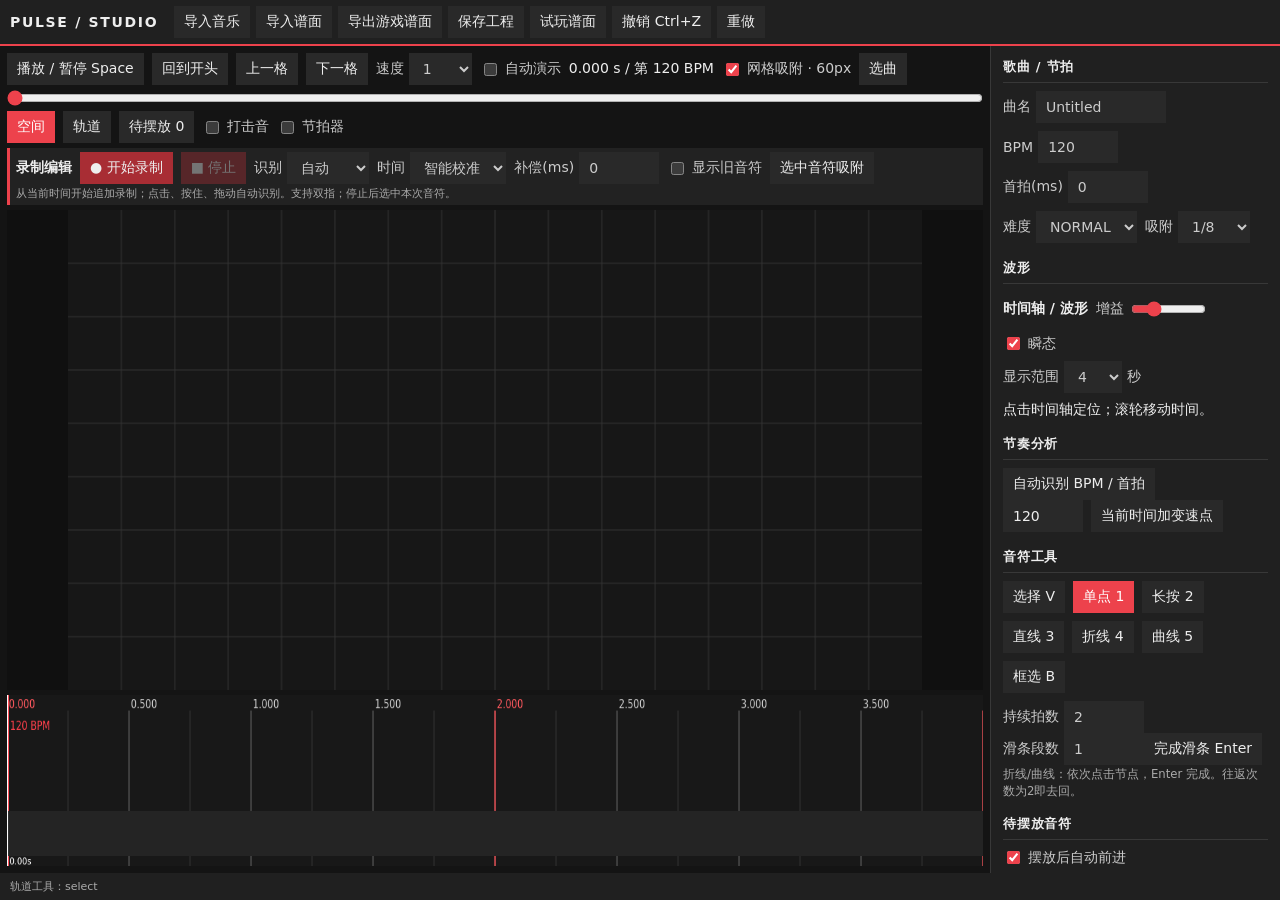
<file: editor.html>
<!doctype html><html lang="zh-CN"><meta charset="utf-8"><meta name="viewport" content="width=device-width,initial-scale=1,maximum-scale=1,user-scalable=no,viewport-fit=cover"><title>PULSE / STUDIO</title><link rel="stylesheet" href="style.css"><body class="editor"><header><button id="mobileTools" onclick="document.body.classList.toggle('toolsOpen')">工具 / 属性</button><strong>PULSE / STUDIO</strong><button onclick="$('audioFile').click()">导入音乐</button><button onclick="$('jsonFile').click()">导入谱面</button><button onclick="save()">导出游戏谱面</button><button onclick="saveProject()">保存工程</button><button onclick="test()">试玩谱面</button><a id="previewLink" hidden target="_blank" rel="noopener" style="color:#fff;background:#a82d38;padding:8px;white-space:nowrap">打开试玩 ↗</a><button onclick="undo()">撤销 Ctrl+Z</button><button onclick="redo()">重做</button><input hidden type=file id=audioFile><input hidden type=file id=jsonFile accept=".json"></header><main><section><div class=row><button id=play onclick="toggle()">播放 / 暂停 Space</button><button onclick="seek(0)">回到开头</button><button onclick="seek(time()-step())">上一格</button><button onclick="seek(time()+step())">下一格</button><label>速度 <select id=rate><option>.5</option><option>.75</option><option selected>1</option></select></label><label><input id=preview type=checkbox>自动演示</label><span id=clock></span><span class="gridbar"><label><input type="checkbox" id="grid" checked> 网格吸附 · 60px</label><button onclick="location.href='index.html'">选曲</button></span></div><input id=seek type=range min=0 max=120 step=.001 value=0><div id="viewBar" class="row"><button id="spaceView" class="active" onclick="switchView('space')">空间</button><button id="trackView" onclick="switchView('track')">轨道</button><button id="placeNext" onclick="placeNext()">待摆放 0</button><label><input type="checkbox" id="hitsound">打击音</label><label><input type="checkbox" id="metro">节拍器</label></div><div id="recPanel"><div class="row"><b>录制编辑</b><button id="recStart" onclick="startRec()">● 开始录制</button><button id="recStop" onclick="stopRec()" disabled>■ 停止</button><button id="recSettings" onclick="document.body.classList.toggle('recOptions')">录制设置</button><div id="recOptions"> <label>识别 <select id="recType"><option value="auto">自动</option><option value="tap">仅单点</option><option value="hold">仅长按</option><option value="slide">仅滑动</option></select></label><label>时间 <select id="recSnap"><option value="raw">原始时间</option><option value="grid">节拍吸附</option><option value="smart" selected>智能校准</option></select></label><label>补偿(ms)<input id="recOffset" type="number" value="0" min="-500" max="500" step="5"></label><label><input id="recExisting" type="checkbox">显示旧音符</label><button id="recQuant" onclick="quantRecorded()">选中音符吸附</button></div></div><span id="recInfo">从当前时间开始追加录制；点击、按住、拖动自动识别。支持双指；停止后选中本次音符。</span></div><div id=fieldWrap><canvas id=field width=960 height=540></canvas></div><div id="trackWrap" class="hide"><div id="trackQuick" class="row"><button id="trackPlay">播放</button><button id="trackRecord">录制</button><button id="trackSpace">空间</button><button id="trackOptions">工具 / 设置</button><select id="quickTool" aria-label="轨道工具"><option value="select">选择</option><option value="tap">单点</option><option value="hold">长按</option><option value="slide">滑条</option><option value="box">框选</option><option value="pan">浏览</option></select><span id="trackStatus"></span></div><div id="trackBar" class="row"><button onclick="trackTool('select')">选择</button><button onclick="trackTool('tap')">单点</button><button onclick="trackTool('hold')">长按</button><button onclick="trackTool('slide')">滑条</button><button onclick="trackTool('box')">框选</button><button onclick="trackTool('pan')">浏览</button><select id="trackSpan"><option value="1">1秒</option><option value="2" selected>2秒</option><option value="4">4秒</option><option value="8">8秒</option></select><button onclick="shiftNotes(-.001)">−1ms</button><button onclick="shiftNotes(.001)">+1ms</button><button onclick="shiftNotes(-.01)">−10ms</button><button onclick="shiftNotes(.01)">+10ms</button><button onclick="openCalibration()">校准</button></div><canvas id="tracks" width="960" height="540"></canvas><div id="trackKeys"><button data-lane="0">D</button><button data-lane="1">F</button><button data-lane="2">J</button><button data-lane="3">K</button></div></div><canvas id=timeline width=1600 height=220></canvas></section><aside><button id="closeTools" onclick="document.body.classList.remove('toolsOpen')">返回画布</button><h3>歌曲 / 节拍</h3><div class=row><label>曲名 <input id=title value="Untitled" type=text></label><label>BPM <input id=bpm type=number min=1 value=120></label><label>首拍(ms) <input id=offset type=number value=0></label><label>难度 <select id=diff><option>NORMAL</option><option>HARD</option></select></label><label>吸附 <select id=snap><option value=1>1/4</option><option value=2 selected>1/8</option><option value=3>1/12</option><option value=4>1/16</option><option value=8>1/32</option><option value=0>关闭</option></select></label></div><h3>波形</h3><div class=row><b>时间轴 / 波形</b><label>增益 <input id=gain type=range min=1 max=8 step=.5 value=2></label><label><input type=checkbox id=onsets checked>瞬态</label></div><div class=row><label>显示范围 <select id=zoom><option>1</option><option>2</option><option selected>4</option><option>8</option><option>16</option><option>32</option></select>秒</label><span>点击时间轴定位；滚轮移动时间。</span></div><h3>节奏分析</h3><button onclick="detect()">自动识别 BPM / 首拍</button><div id=analysisStatus></div><div class=row><input id=newBpm type=number min=20 max=400 value=120><button onclick="addTempo()">当前时间加变速点</button></div><div id=tempos></div><h3>音符工具</h3><div class=row id=tools><button data-type=select>选择 V</button><button data-type=tap class=active>单点 1</button><button data-type=hold>长按 2</button><button data-type=slide>直线 3</button><button data-type=poly>折线 4</button><button data-type=curve>曲线 5</button><button data-type=box>框选 B</button></div><label>持续拍数 <input id=len type=number min=.125 step=.125 value=2></label><label>滑条段数 <input id=repeatCount type=number min=1 max=16 value=1></label><button onclick="finishPath()">完成滑条 Enter</button><small>折线/曲线：依次点击节点，Enter 完成。往返次数为2即去回。</small><h3>待摆放音符</h3><div id="queue"></div><label><input type="checkbox" id="autoNext" checked>摆放后自动前进</label><h3>当前音符</h3><div id=props></div><div class=row><button onclick="duplicate()">复制到下一格</button><button onclick="copyGroup()">复制 Ctrl+C</button><button onclick="pasteGroup()">粘贴 Ctrl+V</button><button onclick="mirror('x')">水平镜像</button><button onclick="mirror('y')">垂直镜像</button><button onclick="remove()">删除 Del</button></div><h3>音符列表 <span id=count></span></h3><div id=list></div><p id=warnings></p></aside></main><footer><span id=status>请导入音乐，设置 BPM 和首拍，然后开始制谱。</span></footer><script src="common.js"></script><dialog id="calDialog"><h3>录制时间校准</h3><div id="calSummary"></div><label>整体延后补偿(ms) <input id="calOffset" type="number" value="0"></label><label>最大吸附(ms) <input id="calLimit" type="number" value="80" min="0" max="200"></label><label>吸附强度(%) <input id="calStrength" type="number" value="100" min="0" max="100"></label><label><input id="calDouble" type="checkbox" checked>合并不同轨道的相近双押</label><label><input id="calOnset" type="checkbox">瞬态辅助（网格附近）</label><div id="calPreview"></div><div class="row"><button onclick="applyCalibration()">应用</button><button onclick="$('calDialog').close()">保留原始时间</button></div></dialog><script src="editor.js"></script><script src="editor-tracks.js"></script><script src="editor-workspace.js"></script></body></html>
</file>
<file: style.css>
:root{color-scheme:dark;--bg:#141414;--surface:#202020;--line:#383838;--red:#ed424c;--muted:#aaa}*{box-sizing:border-box;border-radius:0!important;-webkit-tap-highlight-color:transparent}html,body{margin:0;width:100%;height:100%;background:var(--bg);color:#eee;font:14px system-ui,sans-serif;overscroll-behavior:none;-webkit-text-size-adjust:100%;-webkit-touch-callout:none;-webkit-user-select:none;user-select:none}body{padding:env(safe-area-inset-top) env(safe-area-inset-right) env(safe-area-inset-bottom) env(safe-area-inset-left)}input,textarea{user-select:text;-webkit-user-select:text;-webkit-touch-callout:default}button,input,select{font:inherit;color:inherit;background:#292929;border:0;padding:7px 10px;min-height:32px}button{cursor:pointer;touch-action:manipulation}button:hover,button.active,button.primary{background:var(--red);color:#fff}button:disabled{opacity:.4}a{color:#ff6870;text-decoration:none}input[type=number]{width:80px}input[type=text]{width:130px}input[type=checkbox],input[type=range]{accent-color:var(--red);min-height:0}label{display:inline-flex;align-items:center;gap:5px;color:#ccc}small,p{color:var(--muted)}.row{display:flex;gap:8px;align-items:center;flex-wrap:wrap}.between{justify-content:space-between}.hide{display:none!important}canvas{display:block;touch-action:none;user-select:none;-webkit-user-select:none;-webkit-touch-callout:none;background:#171717}h3{font-size:13px;letter-spacing:.06em;margin:16px 0 8px;border-bottom:1px solid var(--line);padding-bottom:6px}h3:first-of-type{margin-top:0}.editor{display:flex;flex-direction:column;height:100vh;height:100dvh;overflow:hidden}.editor header,.editor footer{flex:none;display:flex;gap:6px;align-items:center;padding:6px 10px;background:#202020}.editor header{border-bottom:2px solid var(--red);overflow-x:auto;white-space:nowrap}.editor header>*{flex:none}.editor header strong{margin-right:10px;letter-spacing:.12em}.editor main{display:grid;grid-template-columns:minmax(0,1fr) 290px;flex:1;min-height:0}.editor section{display:flex;flex-direction:column;min-height:0;gap:5px;padding:7px;overflow:hidden}.editor section>.row{flex:none}.editor aside{overflow:auto;padding:12px;background:#202020;border-left:1px solid var(--line);min-height:0}.editor footer{font-size:11px;min-height:24px;color:#aaa}.editor #fieldWrap{flex:1;min-height:0;display:flex;align-items:center;justify-content:center;overflow:hidden;background:#101010}.editor #field{max-width:100%;max-height:100%}.editor #timeline{width:100%;height:clamp(95px,22dvh,200px);flex:none}.editor #seek{width:100%;margin:0}.editor #list{max-height:240px;overflow:auto}.editor #list button{display:block;width:100%;text-align:left;border-bottom:1px solid #333}.editor #recPanel{flex:none;border-left:3px solid var(--red);padding:4px 6px;background:#222}.editor #recInfo{font-size:11px;color:#aaa}.editor #recStart{background:#a82d34}.editor #recStop{background:#a82d34}.editor #gain{width:75px}.editor #mobileTools,.editor #closeTools,.editor #recSettings{display:none}.editor #recOptions{display:contents}.editor.recording #fieldWrap{outline:2px solid var(--red);outline-offset:-2px}.editor.recording .gridbar{display:none}@media(max-width:1000px) and (pointer:coarse),(max-width:700px){button,select{min-height:34px}input,select{font-size:16px}.editor header strong{display:none}.editor main{display:block;position:relative}.editor section{height:100%;padding:4px;gap:3px}.editor section>.row{flex-wrap:nowrap;overflow-x:auto;white-space:nowrap;scrollbar-width:none}.editor section>.row>*{flex-shrink:0}.editor aside{display:none;position:absolute;inset:0;z-index:10;border:0}.editor.toolsOpen aside{display:block}.editor #mobileTools,.editor #closeTools,.editor #recSettings{display:inline-block}.editor #closeTools{position:sticky;top:0;background:var(--red);width:100%;z-index:1}.editor #recOptions{display:none}.editor.recOptions #recOptions{display:flex;flex-wrap:wrap;gap:4px}.editor #timeline{height:clamp(80px,20dvh,150px)}.editor #recInfo{display:block;white-space:nowrap;overflow:hidden;text-overflow:ellipsis}.editor.recording header,.editor.recording aside,.editor.recording #recOptions,.editor.recording #recSettings,.editor.recording #recStart,.editor.recording section>.row,.editor.recording #seek{display:none}.editor.recording #timeline{height:50px}}
@media(orientation:landscape) and (pointer:coarse) and (max-height:550px){.editor #timeline{height:80px}.editor #recInfo,.editor footer{display:none}.editor section>.row{min-height:29px}.editor header{padding:2px 5px}.editor button{padding:3px 7px;min-height:28px}.editor.recording #timeline{height:42px}}

.editor #seek{height:16px;padding:0;flex:none}.editor .gridbar{display:inline-flex;gap:8px;align-items:center}.editor #fieldWrap{min-height:0}.editor aside .row{margin-bottom:8px}.editor #timeline{height:clamp(100px,19dvh,175px)}@media(orientation:landscape) and (pointer:coarse) and (max-height:550px){.editor #timeline{height:75px}.editor section>.row{min-height:28px}.editor #seek{height:12px}.editor #recPanel{padding:2px 5px}.editor.recording #timeline{height:42px}.editor.recording #fieldWrap{min-height:100px}}
/* Landscape player */
.player{height:100vh;height:100dvh;overflow:hidden}.player main{height:100%;max-width:1500px;margin:auto;padding:clamp(8px,2vw,28px);display:flex;flex-direction:column}.player main>section{min-height:0;flex:1;display:flex;flex-direction:column}.brand{display:flex;align-items:center;gap:.45em;letter-spacing:.14em;font-weight:900;border-bottom:1px solid #3d3d3d;padding:0 0 10px;flex:none}.brand i{color:var(--red)}.brand a{margin-left:auto;font-size:12px}.edition{font-size:10px;color:#777;margin-left:10px;letter-spacing:.15em}.menuBody{flex:1;min-height:0;display:grid;grid-template-columns:44% 56%;padding:12px 0;gap:0}.trackDetail{display:grid;grid-template-columns:minmax(0,1fr) minmax(0,1fr);grid-template-rows:minmax(0,1fr) auto auto;gap:10px;padding-right:18px;min-height:0}.album{grid-column:1/-1;min-height:0;display:flex;align-items:center;justify-content:flex-start;overflow:hidden}.art{position:relative;overflow:hidden;aspect-ratio:1;background:#292929;isolation:isolate;display:block}.album .art{height:100%;max-width:100%;max-height:100%;aspect-ratio:1;flex:none}.art:before{content:'';position:absolute;inset:0;background:repeating-linear-gradient(135deg,transparent 0 11px,#ffffff0d 11px 12px);z-index:-1}.art i{position:absolute;inset:15%;border:2px solid #eee;transform:rotate(30deg)}.art b{position:absolute;inset:30%;border:2px solid #eee;transform:rotate(45deg)}.art em{position:absolute;top:-20%;left:42%;width:20%;height:145%;background:#ed424c;transform:rotate(35deg);mix-blend-mode:screen}.art span{position:absolute;bottom:6%;left:7%;font-size:clamp(7px,1.1vw,15px);letter-spacing:.12em;font-weight:900;color:#fff}.art1{background:#24282b}.art1 i{border-radius:50%;transform:none;border-width:4px}.art1 b{border-radius:50%;transform:none}.art1 em{transform:rotate(-50deg);background:#b93540}.art2 i{transform:rotate(0)}.trackMeta{grid-column:1/-1;min-width:0}.trackMeta h1{margin:3px 0;font-size:clamp(25px,4.3vw,64px);line-height:.95;letter-spacing:-.05em;font-style:italic;font-weight:900;overflow-wrap:anywhere}.trackMeta p{margin:4px 0;font-size:12px}.difficulty{grid-column:1/-1;flex-wrap:nowrap}.difficulty button{flex:1;min-width:0;font-weight:800}.playButton{grid-column:1/-1;text-align:left;font-size:clamp(20px,3vw,35px);font-weight:900;font-style:italic;letter-spacing:.08em;padding:8px 14px;display:flex;justify-content:space-between;align-items:center}.playButton:active{transform:scale(.98)}.library{display:flex;flex-direction:column;min-height:0;min-width:0;border-left:1px solid #3d3d3d;padding-left:16px}.libraryHead{display:flex;justify-content:space-between;align-items:center;font-size:11px;font-weight:800;letter-spacing:.16em;padding:0 0 9px}.songs{display:flex;flex-direction:column;gap:6px;overflow-y:auto;overscroll-behavior:contain;touch-action:pan-y;flex:1;min-height:0;scrollbar-width:thin;scrollbar-color:#555 transparent}.song{flex:none;display:grid;grid-template-columns:clamp(46px,9vh,94px) minmax(0,1fr) auto;align-items:center;text-align:left;background:#242424;border-left:4px solid transparent;gap:12px;padding:7px 12px 7px 7px;min-width:0;transition:background .15s,transform .15s,border-color .15s;touch-action:pan-y}.song.active{background:#363033;border-left-color:var(--red)}.song:active{transform:translateX(3px)}.song h2{font-size:clamp(14px,2.1vw,26px);margin:0 0 3px;overflow:hidden;text-overflow:ellipsis}.song small{font-size:11px}.songArrow{color:var(--red);font-size:25px}.song .art span{font-size:6px}.importRow{display:flex;align-items:center;gap:7px;flex-wrap:wrap;padding-top:8px}.fileButton{position:relative;background:#292929;padding:7px 10px;cursor:pointer;overflow:hidden;min-height:32px}.fileButton input{position:absolute;inset:0;opacity:0;width:100%;height:100%;cursor:pointer}.importRow small{flex:1;min-width:80px;font-size:10px;overflow-wrap:anywhere}.menuSettings{display:flex;align-items:center;gap:12px;border-top:1px solid #3d3d3d;padding-top:7px;flex:none;white-space:nowrap}.menuSettings label{font-size:12px}.menuSettings input[type=range]{width:90px}.menuSettings input[type=number]{width:65px}.menuSettings small{margin-left:auto;font-size:10px}.player.playing main{max-width:none;padding:3px 8px}.gameHud{display:flex;justify-content:space-between;align-items:center;gap:10px;flex:none}.gameHud small{display:block;font-size:10px;letter-spacing:.09em}.gameHud strong{display:block;font-size:clamp(20px,4vh,38px);font-style:italic;font-variant-numeric:tabular-nums;line-height:1.08}.bar{height:3px;background:#444;flex:none;margin:3px 0}.bar i{display:block;height:100%;width:0;background:var(--red)}.player #field{flex:1;min-height:0;width:100%;height:100%;object-fit:contain}.resultBody{display:grid;grid-template-columns:46% 54%;align-items:center;flex:1;min-height:0;gap:12px}.resultHero{border-right:1px solid #444;padding-right:12px}.big{font-size:clamp(32px,7vw,100px);font-style:italic;font-weight:900;line-height:1;letter-spacing:-.06em}.resultHero h1{font-size:clamp(18px,3vw,40px);margin:10px 0}.resultHero #rank{font-weight:900;font-style:italic;color:var(--red);font-size:clamp(28px,7vh,70px)}.resultDetail{padding:10px;min-width:0}.results{display:grid;grid-template-columns:repeat(2,1fr);gap:4px}.results div{padding:8px;background:#222;font-size:11px;border-left:2px solid #444}.results h2{margin:4px 0;font-size:clamp(20px,5vh,42px);font-style:italic}.results div:first-child{border-color:#8ff5bc}.results div:last-child{border-color:#ed424c}.trackEnter{animation:trackIn .23s ease-out both}.resultEnter .resultHero{animation:trackIn .32s ease-out both}.resultEnter .resultDetail{animation:resultIn .35s .1s ease-out both}.resultEnter .results div{animation:resultIn .26s ease-out both}.resultEnter .results div:nth-child(2){animation-delay:.12s}.resultEnter .results div:nth-child(3){animation-delay:.18s}.resultEnter .results div:nth-child(4){animation-delay:.24s}@keyframes trackIn{from{opacity:0;transform:translateX(-12px)}to{opacity:1;transform:translateX(0)}}@keyframes resultIn{from{opacity:0;transform:translateY(12px)}to{opacity:1;transform:translateY(0)}}
@media(max-height:550px) and (orientation:landscape){.player main{padding:5px 10px}.brand{padding-bottom:5px;font-size:12px}.menuBody{padding:7px 0}.trackDetail{grid-template-columns:minmax(0, .85fr) minmax(0,1.15fr);grid-template-rows:minmax(0,1fr) auto auto;gap:6px;padding-right:10px}.album{grid-column:1;grid-row:1;align-items:center}.album .art{width:100%;height:auto;max-height:none}.trackMeta{grid-column:2;grid-row:1;align-self:center}.trackMeta h1{font-size:clamp(20px,3.5vw,38px)}.trackMeta p{font-size:11px}.library{padding-left:10px}.difficulty button,.playButton{min-height:32px;padding:5px 9px}.menuSettings{gap:8px;padding-top:4px}.menuSettings select,.menuSettings input{min-height:25px;padding:2px 5px}.gameHud small{font-size:9px}.gameHud strong{font-size:19px}.gameHud button{min-height:28px;padding:3px 10px}.resultDetail p{margin:5px 0}.results div{padding:5px}.resultDetail .row{margin-top:7px}}
@media(prefers-reduced-motion:reduce){.trackEnter,.resultEnter .resultHero,.resultEnter .resultDetail,.resultEnter .results div{animation:none}.song,.playButton{transition:none}}
.rotateNotice{display:none;position:fixed;inset:0;z-index:999;background:#171717;color:#eee;align-items:center;justify-content:center;flex-direction:column;gap:12px;text-align:center;padding:24px}.rotateNotice strong{font-size:24px}.rotateNotice .rotateGlyph{font-size:45px;color:var(--red)}@media(orientation:portrait) and (pointer:coarse){.rotateNotice{display:flex}}
.trackDetail{grid-template-rows:minmax(0,1fr) auto auto auto}@media(max-height:550px) and (orientation:landscape){.trackDetail{grid-template-rows:minmax(0,1fr) auto auto}.album .art{width:auto;height:auto;max-width:100%;max-height:100%;aspect-ratio:1}.album{container-type:size}.album .art{width:min(100cqw,100cqh);height:min(100cqw,100cqh)}}
/* Timeline workbench */
#viewBar,#trackBar{flex:none;flex-wrap:nowrap;overflow-x:auto;white-space:nowrap;scrollbar-width:none}#viewBar>* ,#trackBar>*{flex:none}#trackWrap{flex:1;min-height:0;display:flex;flex-direction:column;gap:3px}#tracks{flex:1;min-height:0;width:100%;height:0}#trackKeys{display:grid;grid-template-columns:repeat(4,1fr);gap:3px;margin-left:18%;flex:none}#trackKeys button{touch-action:none;font-weight:bold}#trackKeys button.pressed{background:#ed424c}#queue{max-height:130px;overflow:auto}#queue button{display:block;width:100%;text-align:left}#calDialog{background:#222;color:#eee;border:1px solid #555;width:min(600px,95vw);max-height:90dvh;overflow:auto;padding:16px}#calDialog::backdrop{background:#000b}#calDialog label{margin:5px}#calPreview{font:12px monospace;white-space:pre-wrap;max-height:140px;overflow:auto;margin:8px 0} .editor.trackMode #timeline{display:none}.editor.trackMode #fieldWrap{display:none}.editor.recording #viewBar,.editor.recording #trackBar{display:none}.editor.trackMode #trackWrap{min-height:0}.editor.trackMode #recInfo{display:none}
@media(max-height:550px){.editor #viewBar button,.editor #trackBar button{min-height:27px;padding:3px 7px}.editor #viewBar{gap:5px}.editor #trackBar{gap:4px}.editor.trackMode #recPanel{padding:0}.editor.trackMode #trackKeys button{min-height:32px}}
@media(max-height:550px) and (orientation:landscape){.editor.trackMode section{gap:2px}.editor.trackMode #seek{height:9px}.editor.trackMode #viewBar{min-height:27px}.editor.trackMode #recPanel .row{gap:4px}.editor.trackMode #recPanel #recInfo{display:none}.editor.trackMode #trackBar{min-height:27px}.editor.trackMode #trackKeys{margin-left:18.75%}}
/* Track focus: one compact transport row, full-height canvas, optional side drawer. */
#trackControls{display:none} .editor.trackMode #trackControls{display:flex;flex-direction:column;gap:7px}.editor.trackMode #trackControls .row{flex-wrap:wrap;white-space:normal;overflow:visible}.editor.trackMode #trackControls #recOptions{display:flex;flex-wrap:wrap;gap:6px}.editor.trackMode #trackControls #recSettings{display:none}.editor.trackMode #trackControls #trackBar{flex-wrap:wrap;overflow:visible}.editor.trackMode #trackControls #seek{height:16px}.editor.trackMode main{display:grid;grid-template-columns:minmax(0,1fr);position:relative}.editor.trackMode aside{display:none}.editor.trackMode.trackToolsOpen main{grid-template-columns:minmax(0,1fr) min(34vw,320px)}.editor.trackMode.trackToolsOpen aside{display:block;position:static;inset:auto;padding:8px;overflow:auto;touch-action:pan-y}.editor.trackMode #closeTools,.editor.trackMode #mobileTools{display:none}.editor.trackMode #trackQuick{flex:none;flex-wrap:nowrap;gap:5px;min-width:0}.editor.trackMode #trackQuick button{flex:none}.editor.trackMode #trackStatus{font-size:11px;color:#aaa;overflow:hidden;text-overflow:ellipsis;white-space:nowrap;min-width:0}.editor.trackMode #trackKeys{margin-left:18.75%}.editor.trackMode.recording aside{display:none}.editor.trackMode.recording main{grid-template-columns:minmax(0,1fr)}.editor.trackMode #tracks{touch-action:none}.editor.trackMode #trackClose{background:#a82d34;position:sticky;top:0;z-index:2}.editor.trackMode #trackControls #viewBar{display:flex}.editor.trackMode.recording #trackQuick{display:flex}.editor.trackMode #trackQuick #trackRecord{background:#a82d34}
#noteMenu{position:fixed;z-index:100;min-width:150px;max-height:calc(100dvh - 16px);overflow:auto;background:#252525;border:1px solid #555;border-top:2px solid var(--red);box-shadow:0 5px 20px #0009;padding:5px;touch-action:pan-y}#noteMenu[hidden]{display:none}#noteMenu strong{display:block;padding:7px;font-size:12px;color:#aaa}#noteMenu button{display:block;width:100%;text-align:left;margin-top:2px;min-height:34px}#noteMenu .danger{color:#ff777f}
</file>
